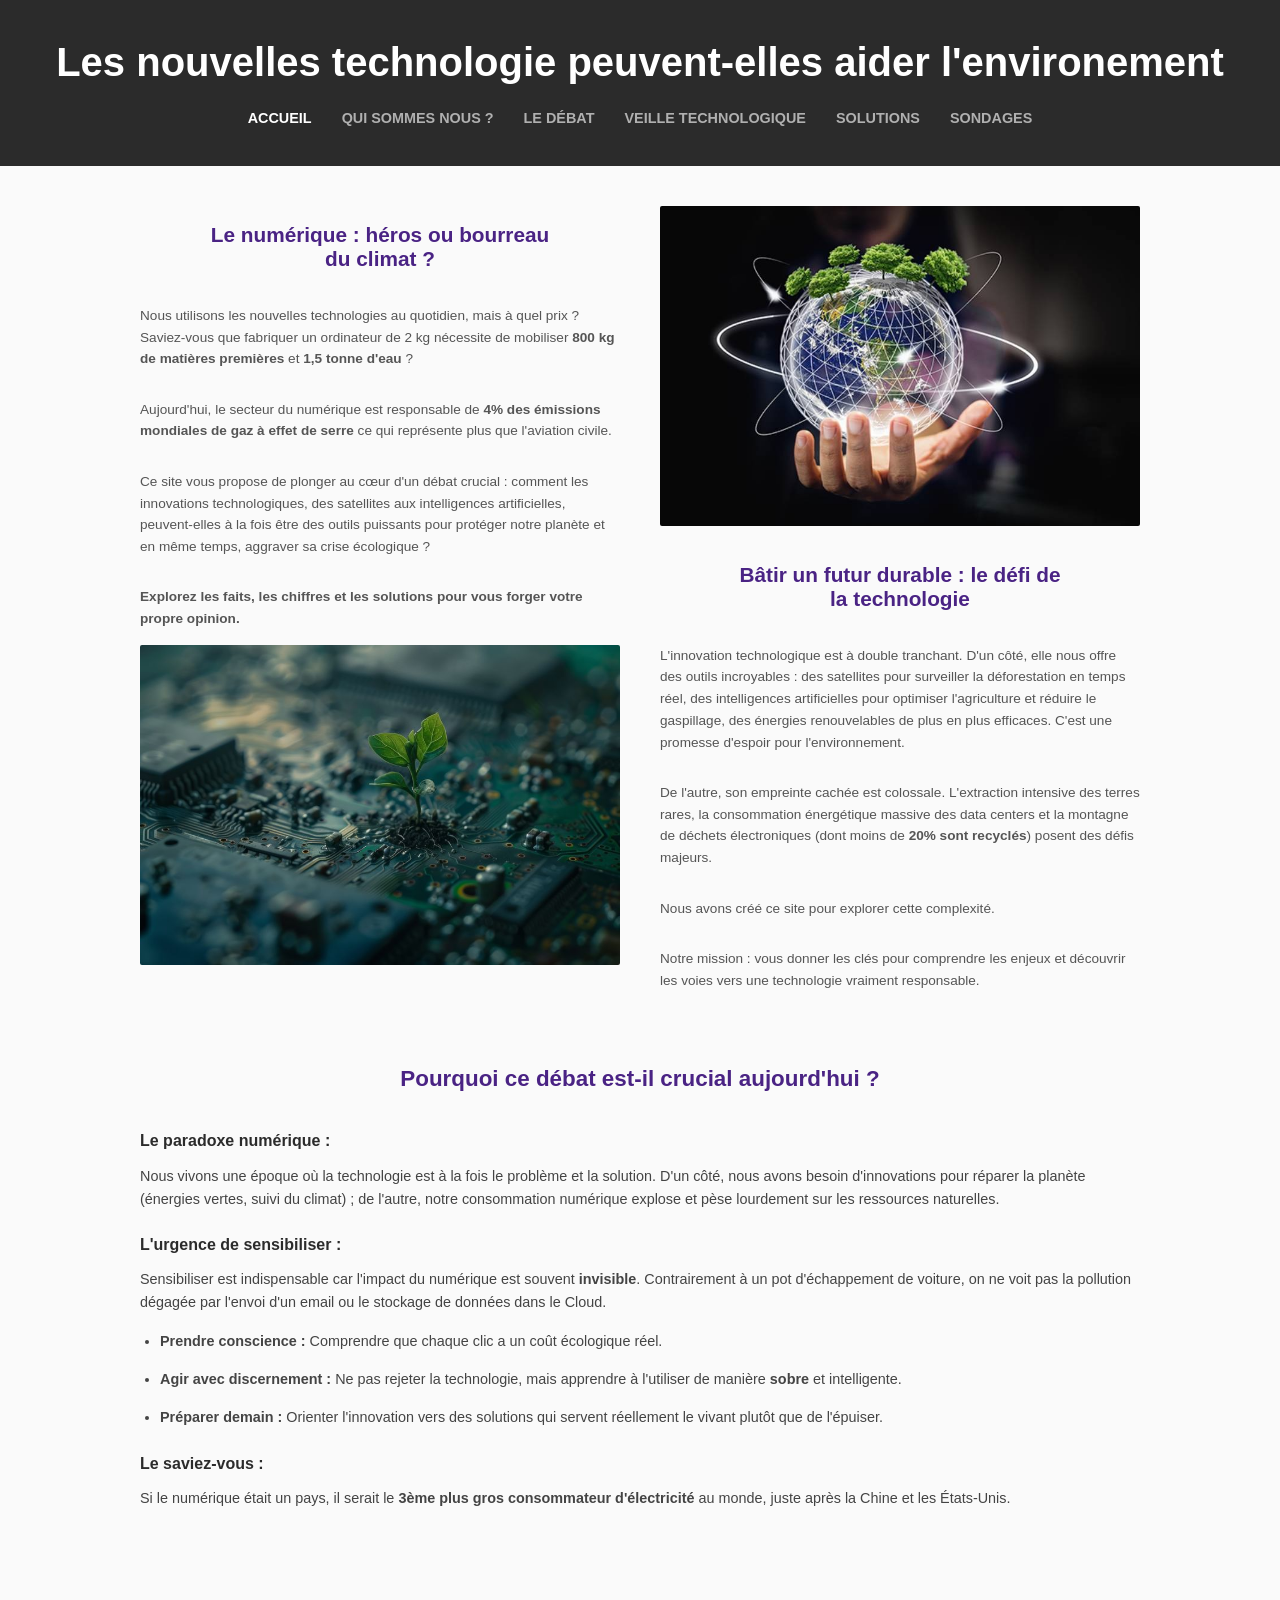
<file: index.html>
<!DOCTYPE html>
<html lang="fr">
<head>
    <meta charset="UTF-8">
    <meta name="viewport" content="width=device-width, initial-scale=1.0">
    <title>Les nouvelles technologie peuvent-elles aider l'environnement ?</title>
    
    <link rel="stylesheet" href="style.css">
</head>
<body>

    <header>
        <h1>Les nouvelles technologie peuvent-elles aider l'environement</h1>
        <nav>
            <a href="index.html" class="active">ACCUEIL</a>
            <a href="pages/qui-sommes-nous.html">QUI SOMMES NOUS ?</a>
            <a href="pages/debat.html">LE DÉBAT</a>
            <a href="pages/veille.html">VEILLE TECHNOLOGIQUE</a>
            <a href="pages/solutions.html">SOLUTIONS</a>
            <a href="pages/sondages.html">SONDAGES</a>
        </nav>
    </header>

    <div class="container">
        
        <section class="hero-columns">
            <div class="col">
                <h2>Le numérique : héros ou bourreau<br>du climat ?</h2>
                <p>Nous utilisons les nouvelles technologies au quotidien, mais à quel prix ? Saviez-vous que fabriquer un ordinateur de 2 kg nécessite de mobiliser <strong>800 kg de matières premières</strong> et <strong>1,5 tonne d'eau</strong> ?</p>
                <p>Aujourd'hui, le secteur du numérique est responsable de <strong>4% des émissions mondiales de gaz à effet de serre</strong> ce qui représente plus que l'aviation civile.</p>
                <p>Ce site vous propose de plonger au cœur d'un débat crucial : comment les innovations technologiques, des satellites aux intelligences artificielles, peuvent-elles à la fois être des outils puissants pour protéger notre planète et en même temps, aggraver sa crise écologique ?</p>
                <p><strong>Explorez les faits, les chiffres et les solutions pour vous forger votre propre opinion.</strong></p>
                <img src="images/plante-carte-mere.jpg" alt="Plante poussant sur une carte mère">
            </div>

            <div class="col">
                <img src="images/terre-main.jpeg" alt="Terre dans des mains">
                <h2>Bâtir un futur durable : le défi de<br>la technologie</h2>
                <p>L'innovation technologique est à double tranchant. D'un côté, elle nous offre des outils incroyables : des satellites pour surveiller la déforestation en temps réel, des intelligences artificielles pour optimiser l'agriculture et réduire le gaspillage, des énergies renouvelables de plus en plus efficaces. C'est une promesse d'espoir pour l'environnement.</p>
                <p>De l'autre, son empreinte cachée est colossale. L'extraction intensive des terres rares, la consommation énergétique massive des data centers et la montagne de déchets électroniques (dont moins de <strong>20% sont recyclés</strong>) posent des défis majeurs.</p>
                <p>Nous avons créé ce site pour explorer cette complexité.</p>
                <p>Notre mission : vous donner les clés pour comprendre les enjeux et découvrir les voies vers une technologie vraiment responsable.</p>
            </div>
        </section>

        <section class="debate-crucial">
            <h2>Pourquoi ce débat est-il crucial aujourd'hui ?</h2>
            
            <h3>Le paradoxe numérique :</h3>
            <p>Nous vivons une époque où la technologie est à la fois le problème et la solution. D'un côté, nous avons besoin d'innovations pour réparer la planète (énergies vertes, suivi du climat) ; de l'autre, notre consommation numérique explose et pèse lourdement sur les ressources naturelles.</p>

            <h3>L'urgence de sensibiliser :</h3>
            <p>Sensibiliser est indispensable car l'impact du numérique est souvent <strong>invisible</strong>. Contrairement à un pot d'échappement de voiture, on ne voit pas la pollution dégagée par l'envoi d'un email ou le stockage de données dans le Cloud.</p>
            
            <ul>
                <li><strong>Prendre conscience :</strong> Comprendre que chaque clic a un coût écologique réel.</li>
                <li><strong>Agir avec discernement :</strong> Ne pas rejeter la technologie, mais apprendre à l'utiliser de manière <strong>sobre</strong> et intelligente.</li>
                <li><strong>Préparer demain :</strong> Orienter l'innovation vers des solutions qui servent réellement le vivant plutôt que de l'épuiser.</li>
            </ul>

            <h3>Le saviez-vous :</h3>
            <p>Si le numérique était un pays, il serait le <strong>3ème plus gros consommateur d'électricité</strong> au monde, juste après la Chine et les États-Unis.</p>
        </section>
</body>
</html>
</file>
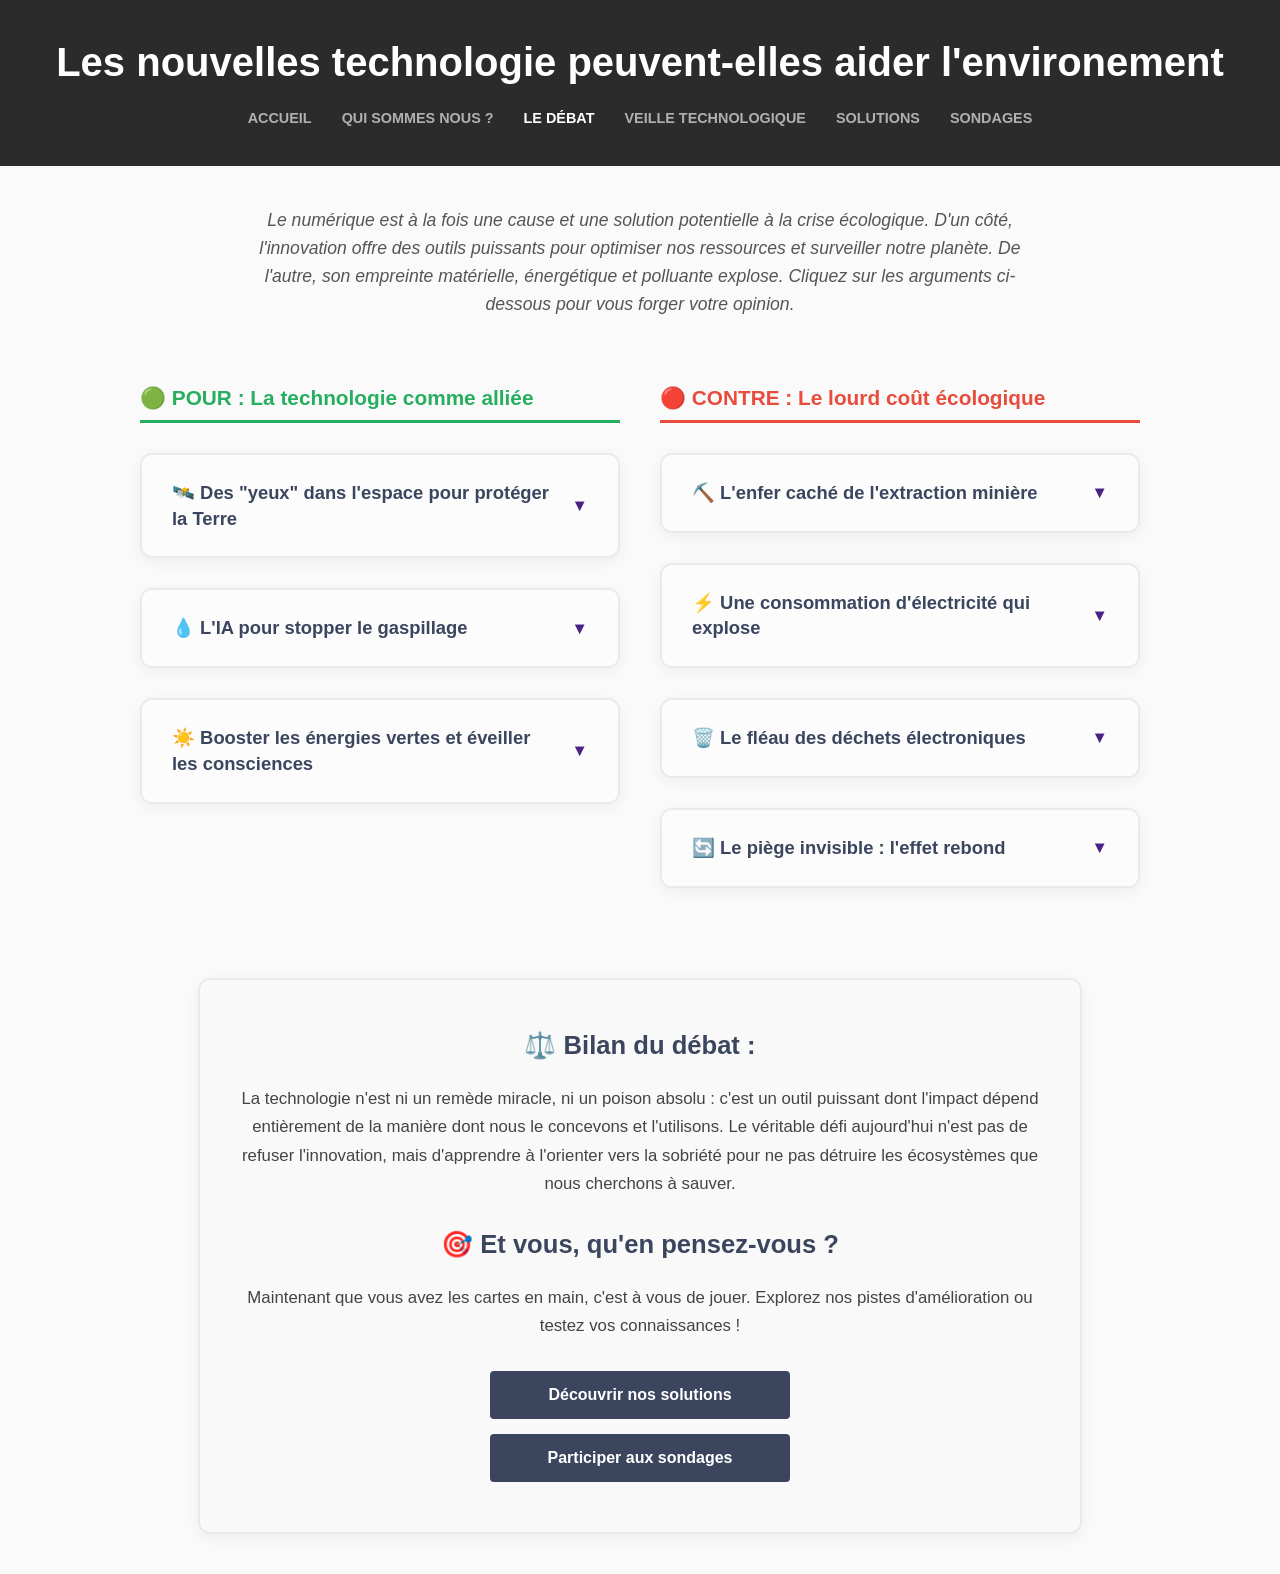
<file: pages/debat.html>
<!DOCTYPE html>
<html lang="fr">

<head>
    <meta charset="UTF-8">
    <meta name="viewport" content="width=device-width, initial-scale=1.0">
    <title>Le Débat - Les nouvelles technologies</title>

    <link rel="stylesheet" href="../style.css">
</head>

<body>

    <header>
        <h1>Les nouvelles technologie peuvent-elles aider l'environement</h1>
        <nav>
            <a href="../index.html">ACCUEIL</a>
            <a href="qui-sommes-nous.html">QUI SOMMES NOUS ?</a>
            <a href="debat.html" class="active">LE DÉBAT</a>
            <a href="veille.html">VEILLE TECHNOLOGIQUE</a>
            <a href="solutions.html">SOLUTIONS</a>
            <a href="sondages.html">SONDAGES</a>
        </nav>
    </header>

    <div class="container">

        <p class="debat-intro">
            Le numérique est à la fois une cause et une solution potentielle à la crise écologique. D'un côté, l'innovation offre des outils puissants pour optimiser nos ressources et surveiller notre planète. De l'autre, son empreinte matérielle, énergétique et polluante explose. Cliquez sur les arguments ci-dessous pour vous forger votre opinion.
        </p>

        <section class="debat-grid">

            <div>
                <h2 class="title-pour">🟢 POUR : La technologie comme alliée</h2>

                <details class="argument-box">
                    <summary>🛰️ Des "yeux" dans l'espace pour protéger la Terre</summary>
                    <div class="argument-content">
                        <p>Aujourd'hui, nous utilisons des satellites et des drones pour surveiller la santé de notre planète en temps réel. Ces outils permettent de réagir très vite face aux urgences climatiques, comme la fonte des glaces ou la déforestation.</p>
                        <ul>
                            <li><strong>La preuve en chiffres :</strong> Grâce au programme européen COPERNICUS, qui fournit des données satellitaires gratuites, il est désormais possible de détecter des départs de feux de forêt en moins de <strong>30 minutes</strong>.</li>
                            <li><strong>Source officielle :</strong> Programme européen Copernicus</li>
                        </ul>
                    </div>
                </details>

                <details class="argument-box">
                    <summary>💧 L'IA pour stopper le gaspillage</summary>
                    <div class="argument-content">
                        <p>Nous consommons souvent trop de ressources simplement parce que nous les gérons mal. L'Intelligence Artificielle (IA) et les objets connectés permettent de calculer exactement ce dont nous avons besoin, ni plus, ni moins. C'est ce qu'on appelle l'optimisation.</p>
                        <ul>
                            <li><strong>La preuve en chiffres :</strong> Dans le domaine de l'agriculture (l'agriculture de précision), ces technologies permettent de réduire la consommation d'eau de <strong>20 %</strong> et l'usage de pesticides de <strong>15 %</strong>.</li>
                            <li><strong>Source officielle :</strong> Commission Européenne</li>
                        </ul>
                    </div>
                </details>

                <details class="argument-box">
                    <summary>☀️ Booster les énergies vertes et éveiller les consciences</summary>
                    <div class="argument-content">
                        <p>Enfin, la technologie aide directement la transition énergétique. Des algorithmes complexes sont utilisés tous les jours pour améliorer le rendement des panneaux solaires et des éoliennes en fonction de la météo.</p>
                        <p>De plus, le numérique est un outil d'éducation massif. Les applications mobiles, les simulations et même la réalité virtuelle (VR) permettent de sensibiliser le grand public de manière immersive.</p>
                    </div>
                </details>

            </div>

            <div>
                <h2 class="title-contre">🔴 CONTRE : Le lourd coût écologique</h2>

                <details class="argument-box">
                    <summary>⛏️ L'enfer caché de l'extraction minière</summary>
                    <div class="argument-content">
                        <p>Pour fabriquer nos smartphones, ordinateurs et même les panneaux solaires, nous avons un besoin vital de métaux rares. Mais aller chercher ces métaux dans le sol détruit des écosystèmes entiers et demande des quantités d'eau astronomiques, privant ainsi les habitants de cette ressource vitale.</p>
                        <ul>
                            <li><strong>La preuve en chiffres :</strong> Pour extraire une seule tonne de lithium (indispensable pour nos batteries), il faut pomper <strong>2 millions de litres d'eau</strong>.</li>
                            <li><strong>Source officielle :</strong> L'ONU (Organisation des Nations Unies)</li>
                        </ul>
                    </div>
                </details>

                <details class="argument-box">
                    <summary>⚡ Une consommation d'électricité qui explose</summary>
                    <div class="argument-content">
                        <p>Le numérique ne dort jamais. Chaque vidéo regardée, chaque email envoyé ou chaque intelligence artificielle utilisée fait appel à des "Data Centers" (des centres de données). Ce sont d'immenses usines remplies d'ordinateurs qui tournent jour et nuit, consommant énormément d'électricité qui provient encore très souvent d'énergies fossiles.</p>
                        <ul>
                            <li><strong>La preuve en chiffres :</strong> Le secteur du numérique est tellement gourmand qu'il consomme à lui seul <strong>10 % de l'électricité mondiale</strong>.</li>
                            <li><strong>Source officielle :</strong> L'ADEME (Agence de la transition écologique)</li>
                        </ul>
                    </div>
                </details>

                <details class="argument-box">
                    <summary>🗑️ Le fléau des déchets électroniques</summary>
                    <div class="argument-content">
                        <p>Nos appareils sont conçus pour être remplacés rapidement (c'est l'obsolescence programmée ou technologique). Quand nos téléphones ou ordinateurs finissent à la poubelle, ils créent des montagnes de déchets toxiques, extrêmement complexes et chers à démanteler.</p>
                        <ul>
                            <li><strong>La preuve en chiffres :</strong> Aujourd'hui, seulement <strong>20 % des déchets électroniques</strong> mondiaux sont correctement recyclés. Les 80 % restants finissent entassés dans d'immenses décharges, polluant les sols et les rivières.</li>
                            <li><strong>Source officielle :</strong> L'ONU (Organisation des Nations Unies)</li>
                        </ul>
                    </div>
                </details>

                <details class="argument-box">
                    <summary>🔄 Le piège invisible : l'effet rebond</summary>
                    <div class="argument-content">
                        <p>C'est l'un des plus grands problèmes : plus une technologie devient efficace et économe en énergie, plus elle devient accessible. Résultat ? Les gens l'utilisent beaucoup plus.</p>
                        <p>Même si un appareil consomme moins qu'avant, le fait qu'on en produise et qu'on en utilise des milliards fait que, au final, la consommation totale et la pollution augmentent. C'est ce qu'on appelle la « surexploitation ».</p>
                    </div>
                </details>

            </div>

        </section>
        
        <section class="bilan-colonne">
            <h2>⚖️ Bilan du débat :</h2>
            <p>La technologie n'est ni un remède miracle, ni un poison absolu : c'est un outil puissant dont l'impact dépend entièrement de la manière dont nous le concevons et l'utilisons. Le véritable défi aujourd'hui n'est pas de refuser l'innovation, mais d'apprendre à l'orienter vers la sobriété pour ne pas détruire les écosystèmes que nous cherchons à sauver.</p>

            <h2>🎯 Et vous, qu'en pensez-vous ?</h2>
            <p>Maintenant que vous avez les cartes en main, c'est à vous de jouer. Explorez nos pistes d'amélioration ou testez vos connaissances !</p>

            <div class="bilan-buttons">
                <a href="solutions.html" class="btn">Découvrir nos solutions</a>
                <a href="sondages.html" class="btn">Participer aux sondages</a>
            </div>
        </section>

    </div>

</body>

</html>
</file>
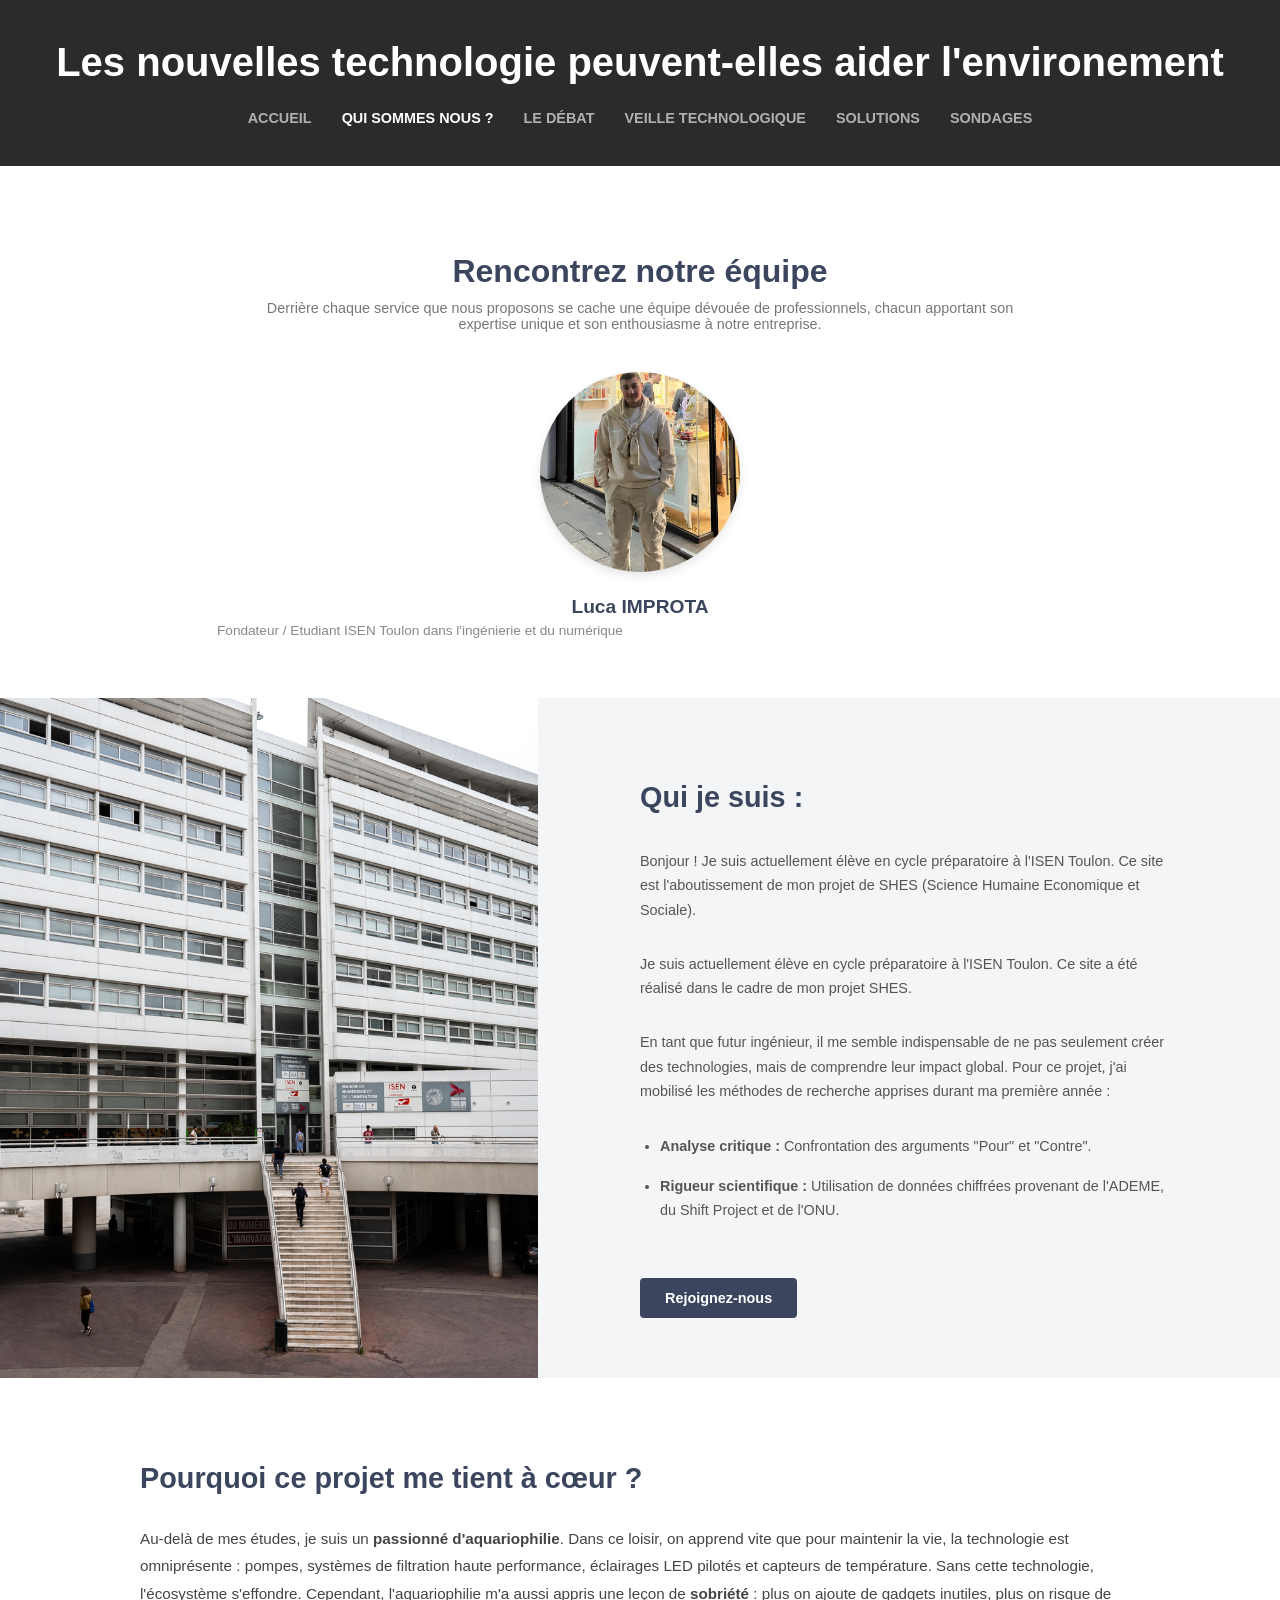
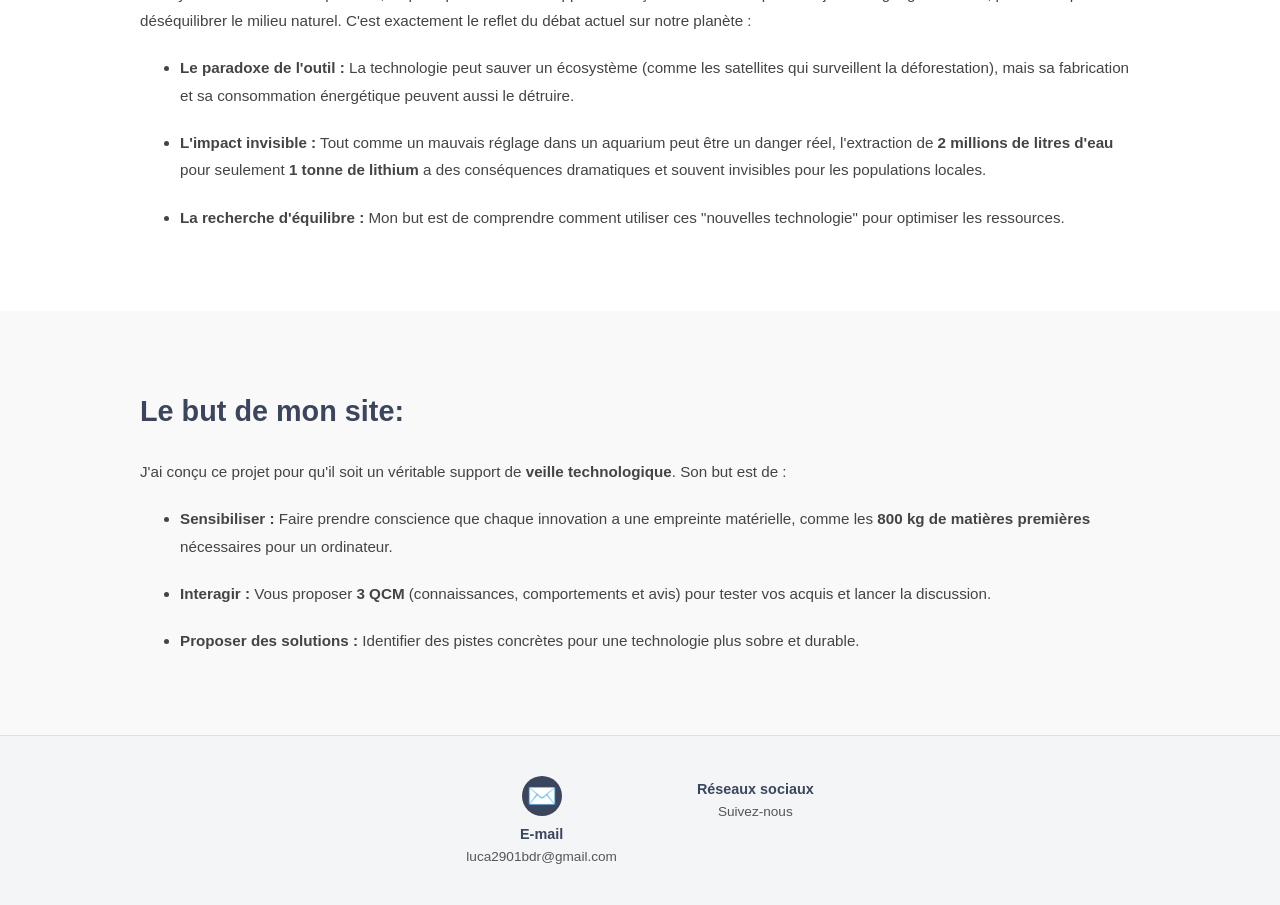
<file: pages/qui-sommes-nous.html>
<!DOCTYPE html>
<html lang="fr">
<head>
    <meta charset="UTF-8">
    <meta name="viewport" content="width=device-width, initial-scale=1.0">
    <title>Qui sommes-nous ? - Les nouvelles technologies</title>
    
    <link rel="stylesheet" href="../style.css">
</head>
<body>

    <header>
        <h1>Les nouvelles technologie peuvent-elles aider l'environement</h1>
        <nav>
            <a href="../index.html">ACCUEIL</a>
            <a href="qui-sommes-nous.html" class="active">QUI SOMMES NOUS ?</a>
            <a href="debat.html">LE DÉBAT</a>
            <a href="veille.html">VEILLE TECHNOLOGIQUE</a>
            <a href="solutions.html">SOLUTIONS</a>
            <a href="sondages.html">SONDAGES</a>
        </nav>
    </header>

    <section class="team-intro">
        <h2>Rencontrez notre équipe</h2>
        <p>Derrière chaque service que nous proposons se cache une équipe dévouée de professionnels, chacun apportant son expertise unique et son enthousiasme à notre entreprise.</p>
        
        <img src="../images/moi.jpg" alt="Portrait de Luca" class="profile-pic">
        
        <h3>Luca IMPROTA</h3>
        <p class="role">Fondateur / Etudiant ISEN Toulon dans l'ingénierie et du numérique</p>
    </section>

    <section class="about-split">
        <div class="about-image">
            <img src="../images/isen.jpg" alt="Équipe dans un bureau">
        </div>
        
        <div class="about-text">
            <h2>Qui je suis :</h2>
            <p>Bonjour ! Je suis actuellement élève en cycle préparatoire à l'ISEN Toulon. Ce site est l'aboutissement de mon projet de SHES (Science Humaine Economique et Sociale).</p>
            <p>Je suis actuellement élève en cycle préparatoire à l'ISEN Toulon. Ce site a été réalisé dans le cadre de mon projet SHES.</p>
            <p>En tant que futur ingénieur, il me semble indispensable de ne pas seulement créer des technologies, mais de comprendre leur impact global. Pour ce projet, j'ai mobilisé les méthodes de recherche apprises durant ma première année :</p>
            <ul>
                <li><strong>Analyse critique :</strong> Confrontation des arguments "Pour" et "Contre".</li>
                <li><strong>Rigueur scientifique :</strong> Utilisation de données chiffrées provenant de l'ADEME, du Shift Project et de l'ONU.</li>
            </ul>
            <a href="solutions.html" class="btn">Rejoignez-nous</a>
        </div>
    </section>

    <section class="text-section">
        <div class="text-container">
            <h2>Pourquoi ce projet me tient à cœur ?</h2>
            <p>Au-delà de mes études, je suis un <strong>passionné d'aquariophilie</strong>. Dans ce loisir, on apprend vite que pour maintenir la vie, la technologie est omniprésente : pompes, systèmes de filtration haute performance, éclairages LED pilotés et capteurs de température. Sans cette technologie, l'écosystème s'effondre. Cependant, l'aquariophilie m'a aussi appris une leçon de <strong>sobriété</strong> : plus on ajoute de gadgets inutiles, plus on risque de déséquilibrer le milieu naturel. C'est exactement le reflet du débat actuel sur notre planète :</p>
            
            <ul>
                <li><strong>Le paradoxe de l'outil :</strong> La technologie peut sauver un écosystème (comme les satellites qui surveillent la déforestation), mais sa fabrication et sa consommation énergétique peuvent aussi le détruire.</li>
                <li><strong>L'impact invisible :</strong> Tout comme un mauvais réglage dans un aquarium peut être un danger réel, l'extraction de <strong>2 millions de litres d'eau</strong> pour seulement <strong>1 tonne de lithium</strong> a des conséquences dramatiques et souvent invisibles pour les populations locales.</li>
                <li><strong>La recherche d'équilibre :</strong> Mon but est de comprendre comment utiliser ces "nouvelles technologie" pour optimiser les ressources.</li>
            </ul>
        </div>
    </section>

    <section class="text-section bg-grey">
        <div class="text-container">
            <h2>Le but de mon site:</h2>
            <p>J'ai conçu ce projet pour qu'il soit un véritable support de <strong>veille technologique</strong>. Son but est de :</p>
            
            <ul>
                <li><strong>Sensibiliser :</strong> Faire prendre conscience que chaque innovation a une empreinte matérielle, comme les <strong>800 kg de matières premières</strong> nécessaires pour un ordinateur.</li>
                <li><strong>Interagir :</strong> Vous proposer <strong>3 QCM</strong> (connaissances, comportements et avis) pour tester vos acquis et lancer la discussion.</li>
                <li><strong>Proposer des solutions :</strong> Identifier des pistes concrètes pour une technologie plus sobre et durable.</li>
            </ul>
        </div>
    </section>

    <footer>
        <div class="footer-item">
            <div class="footer-icon">✉️</div>
            <p>E-mail</p>
            <a href="mailto:luca2901bdr@gmail.com">luca2901bdr@gmail.com</a>
        </div>
        <div class="footer-item">
            <p>Réseaux sociaux</p>
            <a href="#">Suivez-nous</a>
        </div>
    </footer>

</body>
</html>
</file>
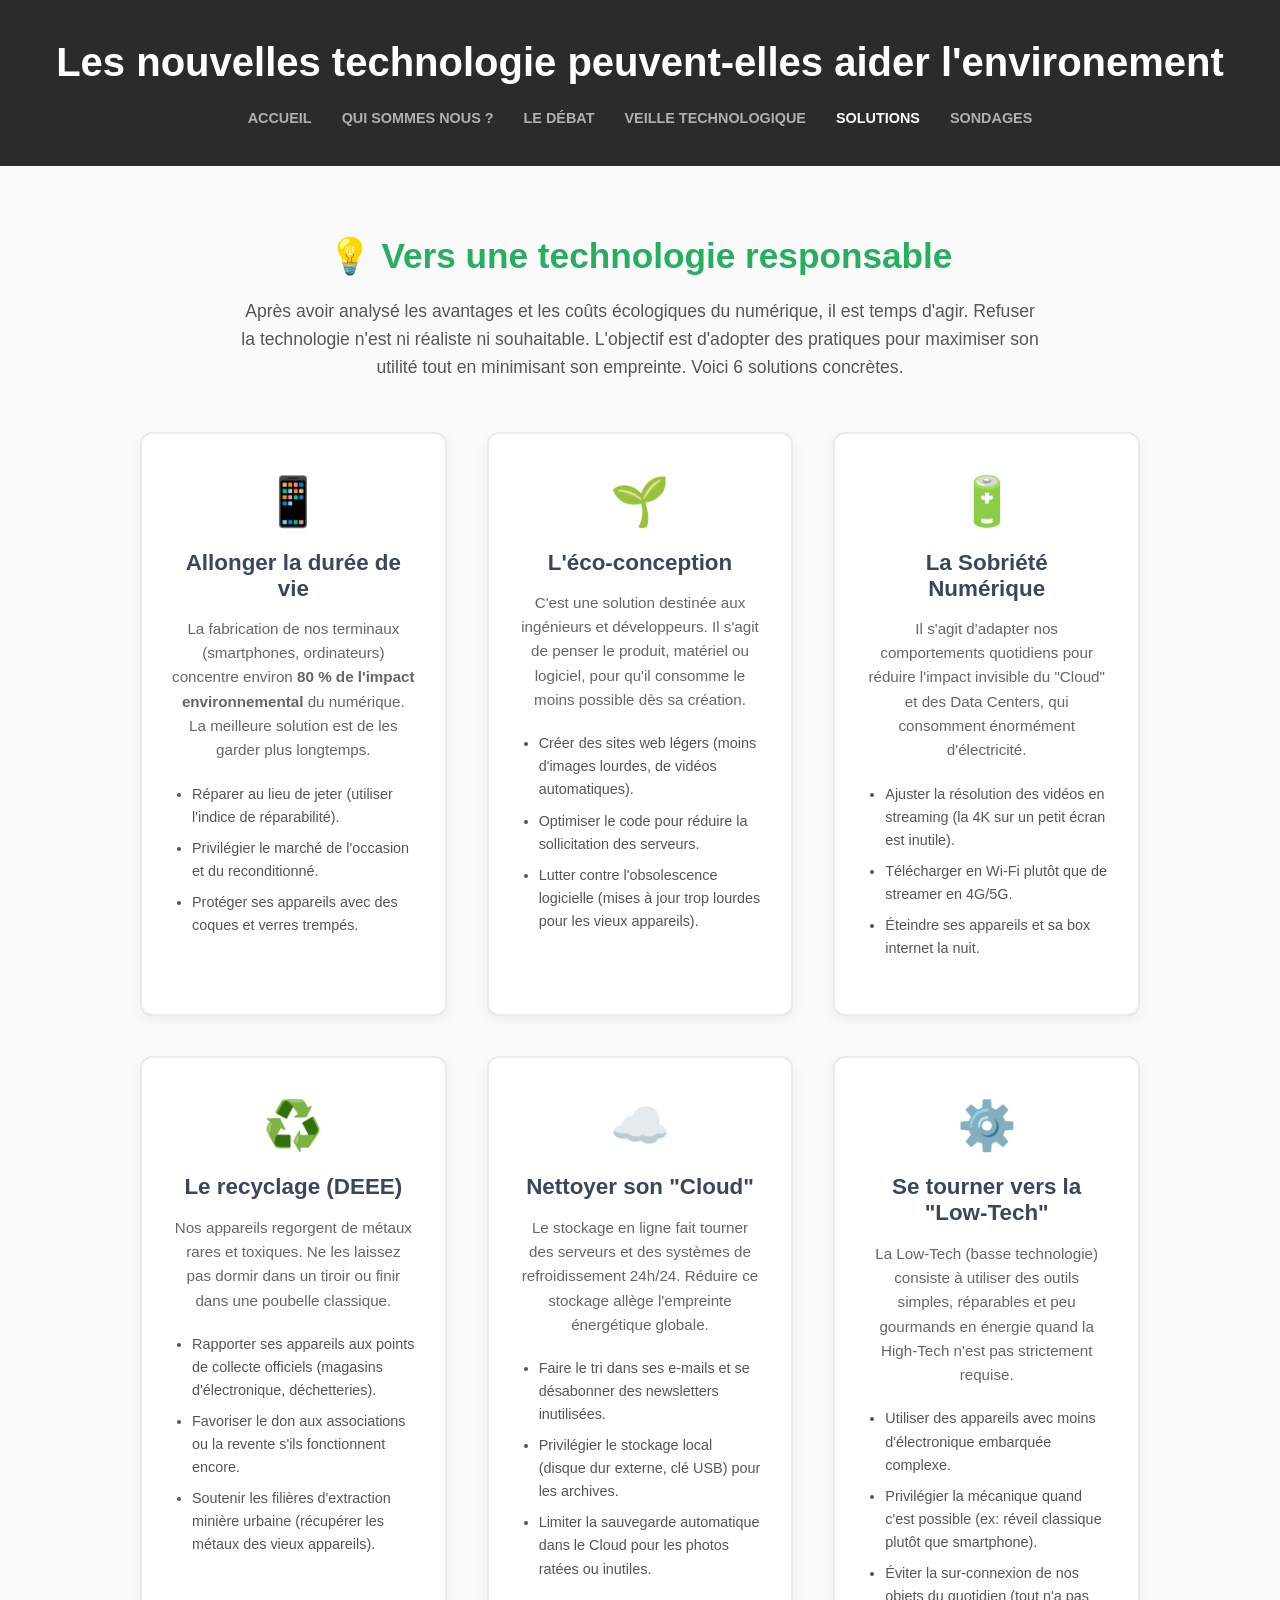
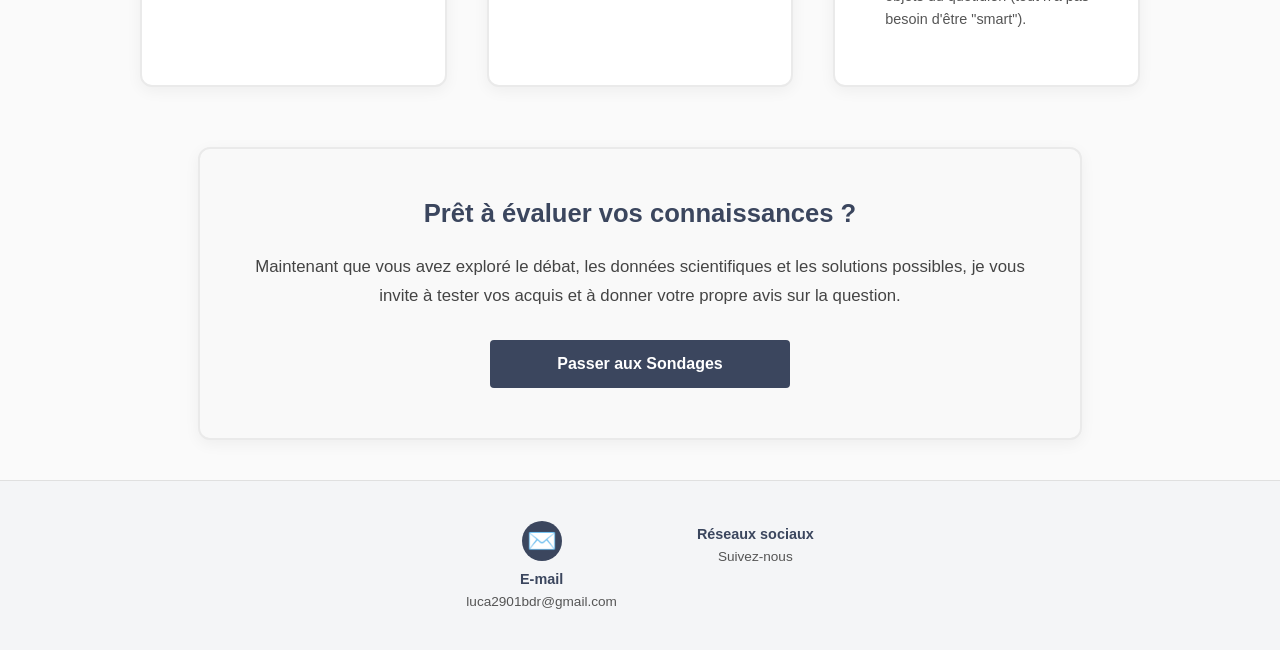
<file: pages/solutions.html>
<!DOCTYPE html>
<html lang="fr">

<head>
    <meta charset="UTF-8">
    <meta name="viewport" content="width=device-width, initial-scale=1.0">
    <title>Solutions - Les nouvelles technologies</title>

    <link rel="stylesheet" href="../style.css">
</head>

<body>

    <header>
        <h1>Les nouvelles technologie peuvent-elles aider l'environement</h1>
        <nav>
            <a href="../index.html">ACCUEIL</a>
            <a href="qui-sommes-nous.html">QUI SOMMES NOUS ?</a>
            <a href="debat.html">LE DÉBAT</a>
            <a href="veille.html">VEILLE TECHNOLOGIQUE</a>
            <a href="solutions.html" class="active">SOLUTIONS</a>
            <a href="sondages.html">SONDAGES</a>
        </nav>
    </header>

    <div class="container">

        <section class="solutions-intro">
            <h2>💡 Vers une technologie responsable</h2>
            <p>Après avoir analysé les avantages et les coûts écologiques du numérique, il est temps d'agir. Refuser la technologie n'est ni réaliste ni souhaitable. L'objectif est d'adopter des pratiques pour maximiser son utilité tout en minimisant son empreinte. Voici 6 solutions concrètes.</p>
        </section>

        <section class="solutions-grid">
            
            <div class="solution-card">
                <div class="solution-icon">📱</div>
                <h3>Allonger la durée de vie</h3>
                <p>La fabrication de nos terminaux (smartphones, ordinateurs) concentre environ <strong>80 % de l'impact environnemental</strong> du numérique. La meilleure solution est de les garder plus longtemps.</p>
                <ul>
                    <li>Réparer au lieu de jeter (utiliser l'indice de réparabilité).</li>
                    <li>Privilégier le marché de l'occasion et du reconditionné.</li>
                    <li>Protéger ses appareils avec des coques et verres trempés.</li>
                </ul>
            </div>

            <div class="solution-card">
                <div class="solution-icon">🌱</div>
                <h3>L'éco-conception</h3>
                <p>C'est une solution destinée aux ingénieurs et développeurs. Il s'agit de penser le produit, matériel ou logiciel, pour qu'il consomme le moins possible dès sa création.</p>
                <ul>
                    <li>Créer des sites web légers (moins d'images lourdes, de vidéos automatiques).</li>
                    <li>Optimiser le code pour réduire la sollicitation des serveurs.</li>
                    <li>Lutter contre l'obsolescence logicielle (mises à jour trop lourdes pour les vieux appareils).</li>
                </ul>
            </div>

            <div class="solution-card">
                <div class="solution-icon">🔋</div>
                <h3>La Sobriété Numérique</h3>
                <p>Il s'agit d'adapter nos comportements quotidiens pour réduire l'impact invisible du "Cloud" et des Data Centers, qui consomment énormément d'électricité.</p>
                <ul>
                    <li>Ajuster la résolution des vidéos en streaming (la 4K sur un petit écran est inutile).</li>
                    <li>Télécharger en Wi-Fi plutôt que de streamer en 4G/5G.</li>
                    <li>Éteindre ses appareils et sa box internet la nuit.</li>
                </ul>
            </div>

            <div class="solution-card">
                <div class="solution-icon">♻️</div>
                <h3>Le recyclage (DEEE)</h3>
                <p>Nos appareils regorgent de métaux rares et toxiques. Ne les laissez pas dormir dans un tiroir ou finir dans une poubelle classique.</p>
                <ul>
                    <li>Rapporter ses appareils aux points de collecte officiels (magasins d'électronique, déchetteries).</li>
                    <li>Favoriser le don aux associations ou la revente s'ils fonctionnent encore.</li>
                    <li>Soutenir les filières d'extraction minière urbaine (récupérer les métaux des vieux appareils).</li>
                </ul>
            </div>

            <div class="solution-card">
                <div class="solution-icon">☁️</div>
                <h3>Nettoyer son "Cloud"</h3>
                <p>Le stockage en ligne fait tourner des serveurs et des systèmes de refroidissement 24h/24. Réduire ce stockage allège l'empreinte énergétique globale.</p>
                <ul>
                    <li>Faire le tri dans ses e-mails et se désabonner des newsletters inutilisées.</li>
                    <li>Privilégier le stockage local (disque dur externe, clé USB) pour les archives.</li>
                    <li>Limiter la sauvegarde automatique dans le Cloud pour les photos ratées ou inutiles.</li>
                </ul>
            </div>

            <div class="solution-card">
                <div class="solution-icon">⚙️</div>
                <h3>Se tourner vers la "Low-Tech"</h3>
                <p>La Low-Tech (basse technologie) consiste à utiliser des outils simples, réparables et peu gourmands en énergie quand la High-Tech n'est pas strictement requise.</p>
                <ul>
                    <li>Utiliser des appareils avec moins d'électronique embarquée complexe.</li>
                    <li>Privilégier la mécanique quand c'est possible (ex: réveil classique plutôt que smartphone).</li>
                    <li>Éviter la sur-connexion de nos objets du quotidien (tout n'a pas besoin d'être "smart").</li>
                </ul>
            </div>

        </section>

        <section class="bilan-colonne">
            <h2>Prêt à évaluer vos connaissances ?</h2>
            <p>Maintenant que vous avez exploré le débat, les données scientifiques et les solutions possibles, je vous invite à tester vos acquis et à donner votre propre avis sur la question.</p>

            <div class="bilan-buttons">
                <a href="sondages.html" class="btn">Passer aux Sondages</a>
            </div>
        </section>

    </div>

    <footer>
        <div class="footer-item">
            <div class="footer-icon">✉️</div>
            <p>E-mail</p>
            <a href="mailto:luca2901bdr@gmail.com">luca2901bdr@gmail.com</a>
        </div>
        <div class="footer-item">
            <p>Réseaux sociaux</p>
            <a href="#">Suivez-nous</a>
        </div>
    </footer>

</body>

</html>
</file>
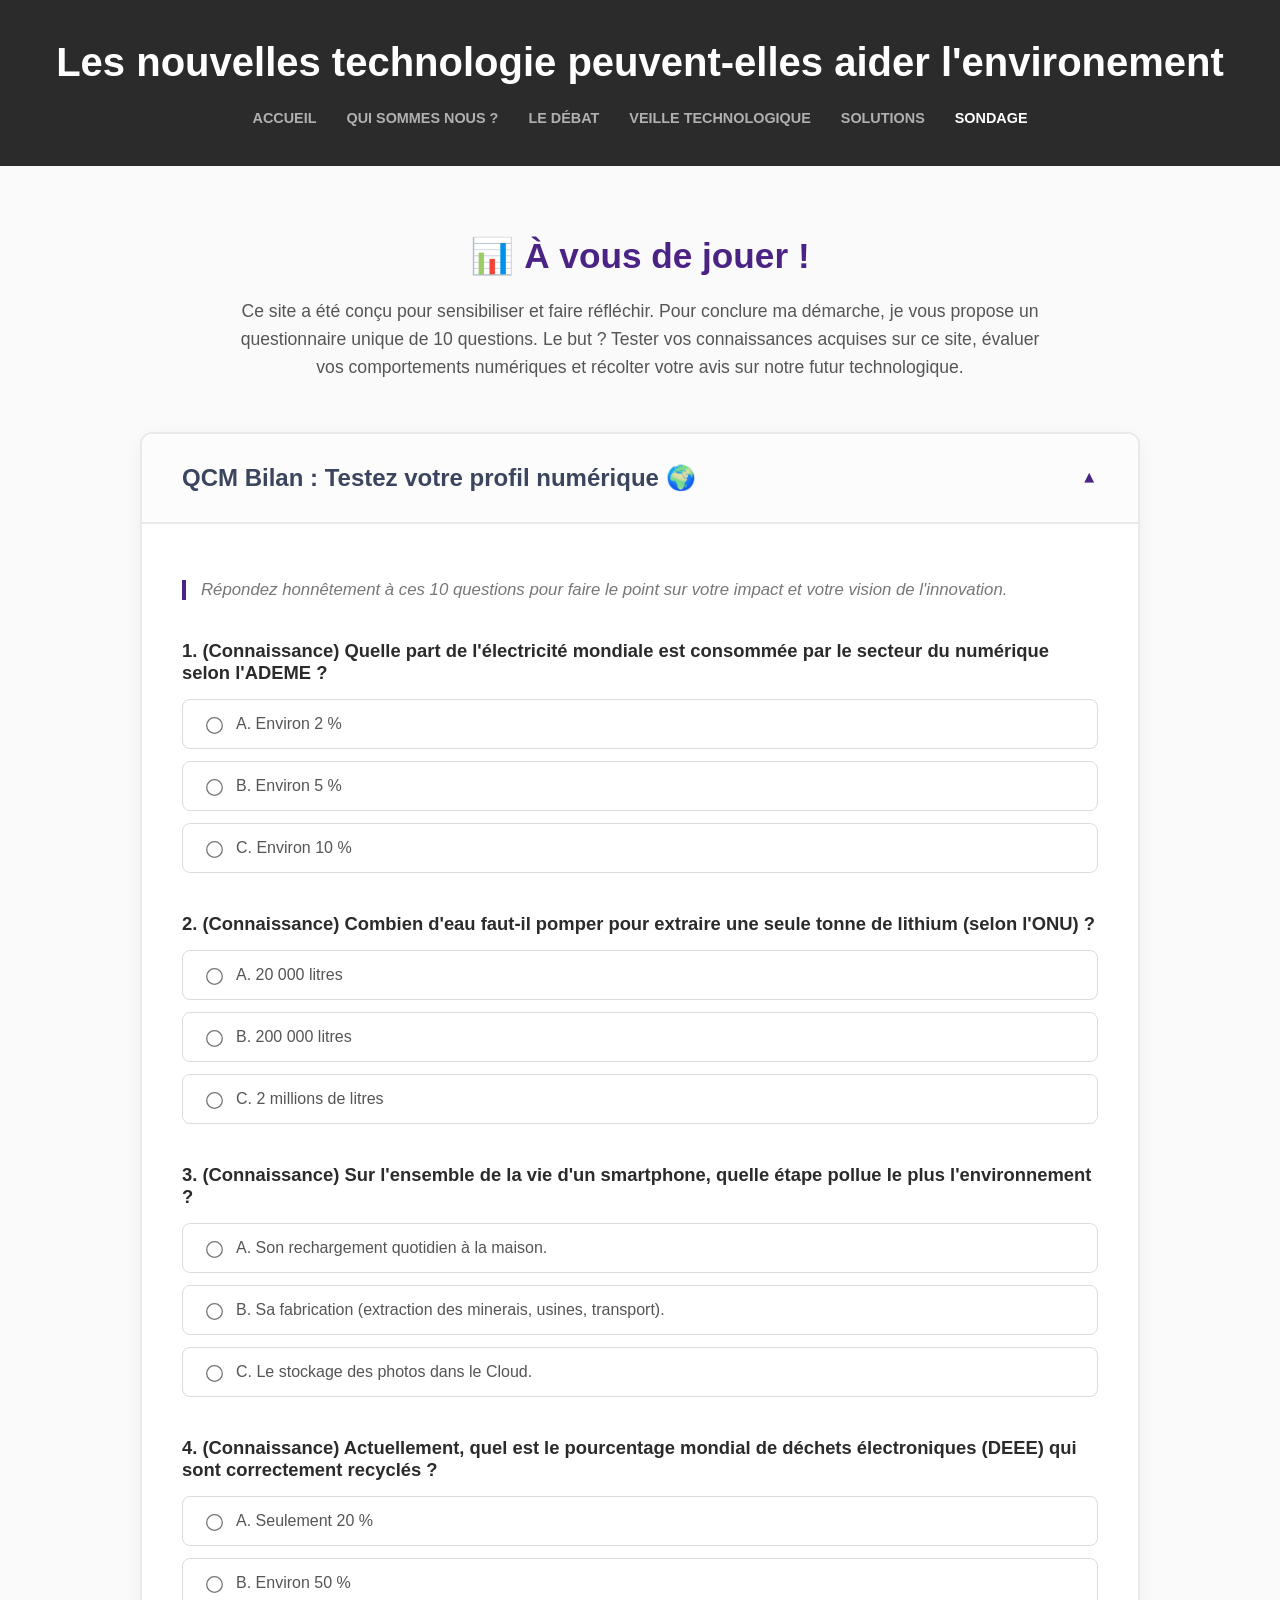
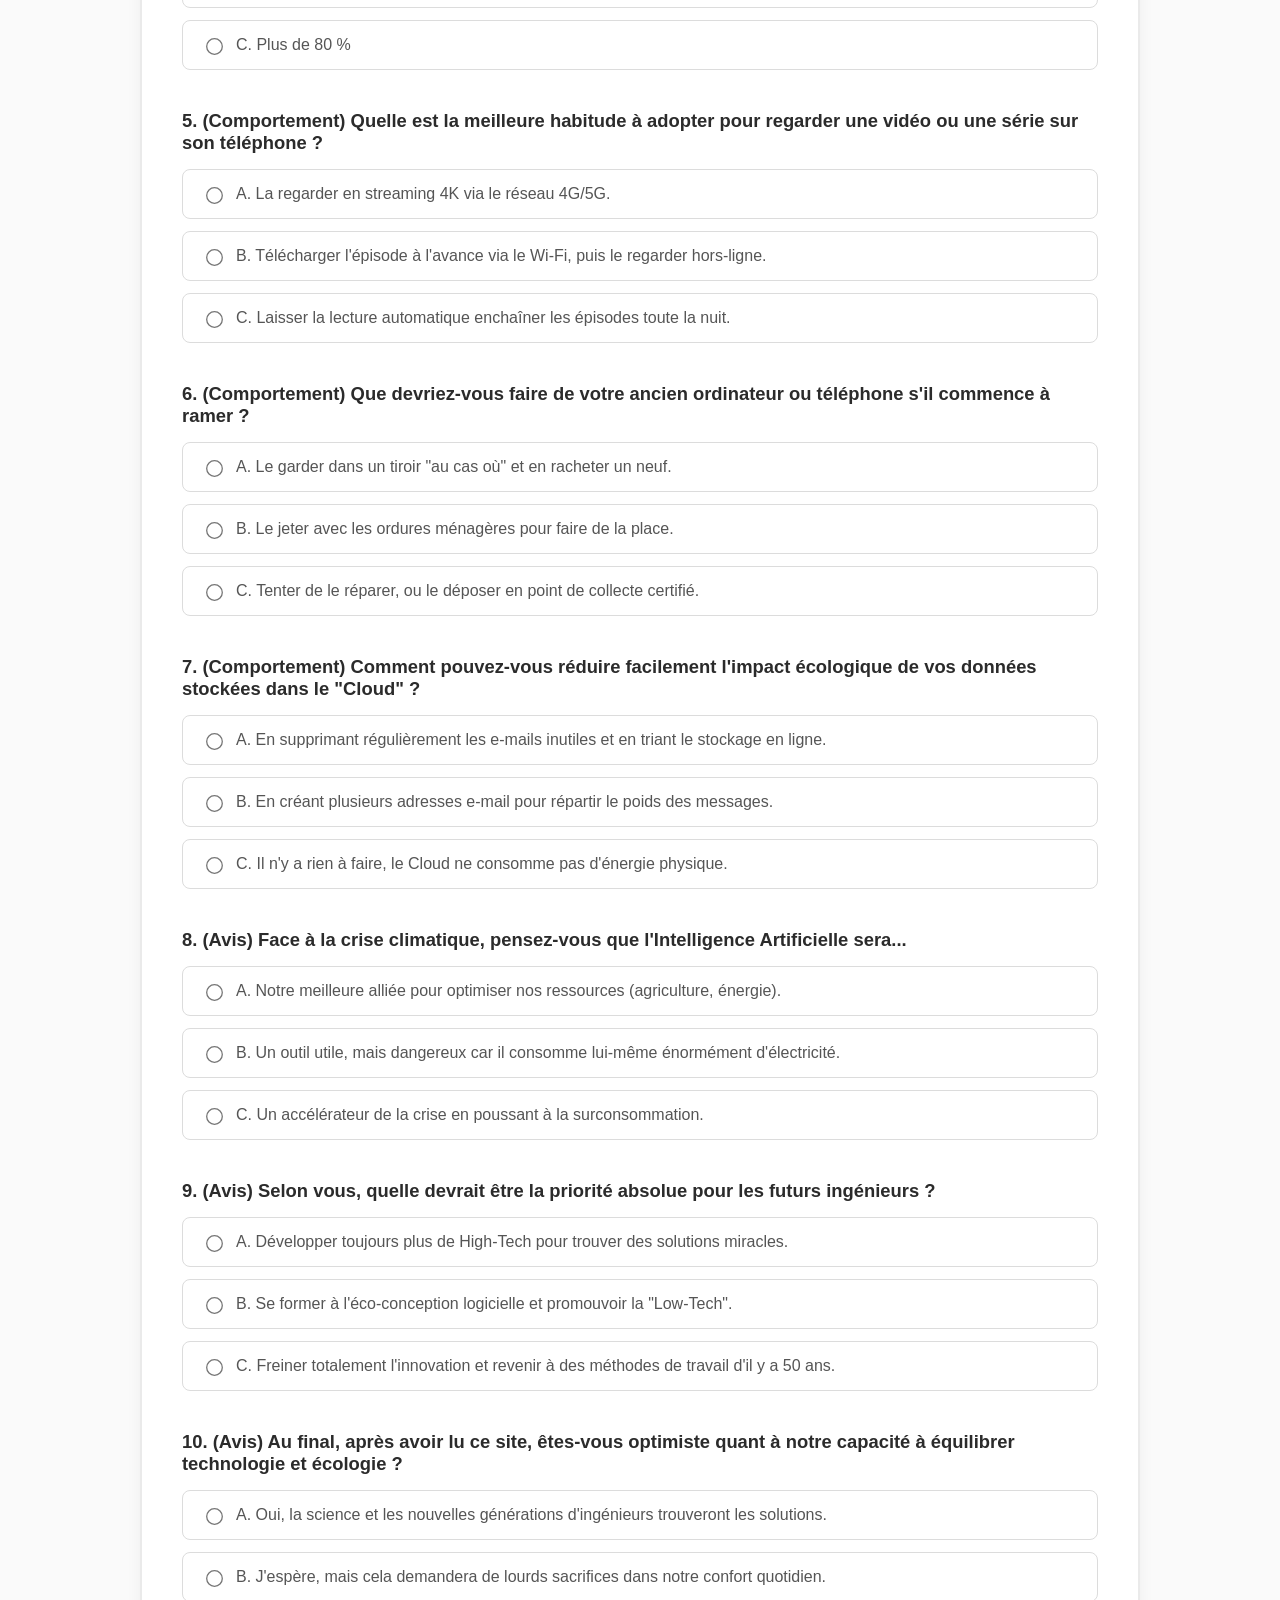
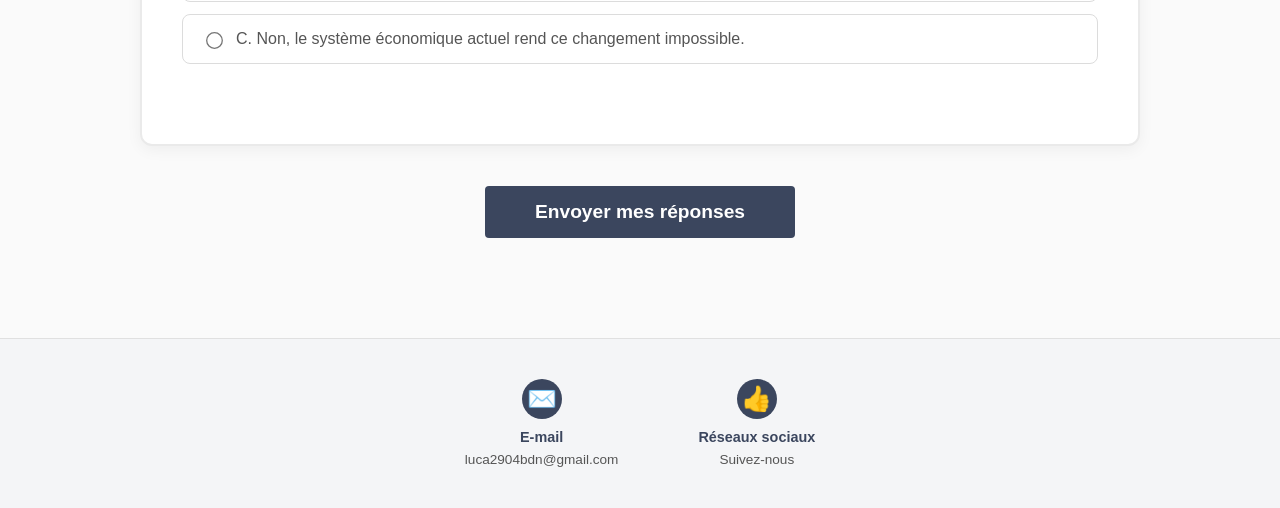
<file: pages/sondages.html>
<!DOCTYPE html>
<html lang="fr">

<head>
    <meta charset="UTF-8">
    <meta name="viewport" content="width=device-width, initial-scale=1.0">
    <title>Sondage - Les nouvelles technologies</title>

    <!-- Lien vers le fichier CSS à la racine -->
    <link rel="stylesheet" href="../style.css">
</head>

<body>

    <header>
        <h1>Les nouvelles technologie peuvent-elles aider l'environement</h1>
        <nav>
            <a href="../index.html">ACCUEIL</a>
            <a href="qui-sommes-nous.html">QUI SOMMES NOUS ?</a>
            <a href="debat.html">LE DÉBAT</a>
            <a href="veille.html">VEILLE TECHNOLOGIQUE</a>
            <a href="solutions.html">SOLUTIONS</a>
            <a href="sondages.html" class="active">SONDAGE</a>
        </nav>
    </header>

    <div class="container">

        <!-- Introduction -->
        <section class="sondages-intro">
            <h2>📊 À vous de jouer !</h2>
            <p>Ce site a été conçu pour sensibiliser et faire réfléchir. Pour conclure ma démarche, je vous propose un questionnaire unique de 10 questions. Le but ? Tester vos connaissances acquises sur ce site, évaluer vos comportements numériques et récolter votre avis sur notre futur technologique.</p>
        </section>

        <!-- Le formulaire global -->
        <form action="#" method="get">

            <!-- ============================================== -->
            <!-- QCM UNIQUE : 10 Questions mixtes               -->
            <!-- ============================================== -->
            <details class="qcm-details" open>
                <summary>QCM Bilan : Testez votre profil numérique 🌍</summary>
                
                <div class="qcm-content">
                    <p class="qcm-desc">Répondez honnêtement à ces 10 questions pour faire le point sur votre impact et votre vision de l'innovation.</p>

                    <!-- PARTIE 1 : CONNAISSANCES -->
                    <div class="question-bloc">
                        <div class="question-text">1. (Connaissance) Quelle part de l'électricité mondiale est consommée par le secteur du numérique selon l'ADEME ?</div>
                        <div class="options-group">
                            <label class="option-label"><input type="radio" name="q1" value="a"> A. Environ 2 %</label>
                            <label class="option-label"><input type="radio" name="q1" value="b"> B. Environ 5 %</label>
                            <label class="option-label"><input type="radio" name="q1" value="c"> C. Environ 10 %</label>
                        </div>
                    </div>

                    <div class="question-bloc">
                        <div class="question-text">2. (Connaissance) Combien d'eau faut-il pomper pour extraire une seule tonne de lithium (selon l'ONU) ?</div>
                        <div class="options-group">
                            <label class="option-label"><input type="radio" name="q2" value="a"> A. 20 000 litres</label>
                            <label class="option-label"><input type="radio" name="q2" value="b"> B. 200 000 litres</label>
                            <label class="option-label"><input type="radio" name="q2" value="c"> C. 2 millions de litres</label>
                        </div>
                    </div>

                    <div class="question-bloc">
                        <div class="question-text">3. (Connaissance) Sur l'ensemble de la vie d'un smartphone, quelle étape pollue le plus l'environnement ?</div>
                        <div class="options-group">
                            <label class="option-label"><input type="radio" name="q3" value="a"> A. Son rechargement quotidien à la maison.</label>
                            <label class="option-label"><input type="radio" name="q3" value="b"> B. Sa fabrication (extraction des minerais, usines, transport).</label>
                            <label class="option-label"><input type="radio" name="q3" value="c"> C. Le stockage des photos dans le Cloud.</label>
                        </div>
                    </div>

                    <div class="question-bloc">
                        <div class="question-text">4. (Connaissance) Actuellement, quel est le pourcentage mondial de déchets électroniques (DEEE) qui sont correctement recyclés ?</div>
                        <div class="options-group">
                            <label class="option-label"><input type="radio" name="q4" value="a"> A. Seulement 20 %</label>
                            <label class="option-label"><input type="radio" name="q4" value="b"> B. Environ 50 %</label>
                            <label class="option-label"><input type="radio" name="q4" value="c"> C. Plus de 80 %</label>
                        </div>
                    </div>

                    <!-- PARTIE 2 : COMPORTEMENTS -->
                    <div class="question-bloc">
                        <div class="question-text">5. (Comportement) Quelle est la meilleure habitude à adopter pour regarder une vidéo ou une série sur son téléphone ?</div>
                        <div class="options-group">
                            <label class="option-label"><input type="radio" name="q5" value="a"> A. La regarder en streaming 4K via le réseau 4G/5G.</label>
                            <label class="option-label"><input type="radio" name="q5" value="b"> B. Télécharger l'épisode à l'avance via le Wi-Fi, puis le regarder hors-ligne.</label>
                            <label class="option-label"><input type="radio" name="q5" value="c"> C. Laisser la lecture automatique enchaîner les épisodes toute la nuit.</label>
                        </div>
                    </div>

                    <div class="question-bloc">
                        <div class="question-text">6. (Comportement) Que devriez-vous faire de votre ancien ordinateur ou téléphone s'il commence à ramer ?</div>
                        <div class="options-group">
                            <label class="option-label"><input type="radio" name="q6" value="a"> A. Le garder dans un tiroir "au cas où" et en racheter un neuf.</label>
                            <label class="option-label"><input type="radio" name="q6" value="b"> B. Le jeter avec les ordures ménagères pour faire de la place.</label>
                            <label class="option-label"><input type="radio" name="q6" value="c"> C. Tenter de le réparer, ou le déposer en point de collecte certifié.</label>
                        </div>
                    </div>

                    <div class="question-bloc">
                        <div class="question-text">7. (Comportement) Comment pouvez-vous réduire facilement l'impact écologique de vos données stockées dans le "Cloud" ?</div>
                        <div class="options-group">
                            <label class="option-label"><input type="radio" name="q7" value="a"> A. En supprimant régulièrement les e-mails inutiles et en triant le stockage en ligne.</label>
                            <label class="option-label"><input type="radio" name="q7" value="b"> B. En créant plusieurs adresses e-mail pour répartir le poids des messages.</label>
                            <label class="option-label"><input type="radio" name="q7" value="c"> C. Il n'y a rien à faire, le Cloud ne consomme pas d'énergie physique.</label>
                        </div>
                    </div>

                    <!-- PARTIE 3 : AVIS SUR LE FUTUR -->
                    <div class="question-bloc">
                        <div class="question-text">8. (Avis) Face à la crise climatique, pensez-vous que l'Intelligence Artificielle sera...</div>
                        <div class="options-group">
                            <label class="option-label"><input type="radio" name="q8" value="a"> A. Notre meilleure alliée pour optimiser nos ressources (agriculture, énergie).</label>
                            <label class="option-label"><input type="radio" name="q8" value="b"> B. Un outil utile, mais dangereux car il consomme lui-même énormément d'électricité.</label>
                            <label class="option-label"><input type="radio" name="q8" value="c"> C. Un accélérateur de la crise en poussant à la surconsommation.</label>
                        </div>
                    </div>

                    <div class="question-bloc">
                        <div class="question-text">9. (Avis) Selon vous, quelle devrait être la priorité absolue pour les futurs ingénieurs ?</div>
                        <div class="options-group">
                            <label class="option-label"><input type="radio" name="q9" value="a"> A. Développer toujours plus de High-Tech pour trouver des solutions miracles.</label>
                            <label class="option-label"><input type="radio" name="q9" value="b"> B. Se former à l'éco-conception logicielle et promouvoir la "Low-Tech".</label>
                            <label class="option-label"><input type="radio" name="q9" value="c"> C. Freiner totalement l'innovation et revenir à des méthodes de travail d'il y a 50 ans.</label>
                        </div>
                    </div>

                    <div class="question-bloc">
                        <div class="question-text">10. (Avis) Au final, après avoir lu ce site, êtes-vous optimiste quant à notre capacité à équilibrer technologie et écologie ?</div>
                        <div class="options-group">
                            <label class="option-label"><input type="radio" name="q10" value="a"> A. Oui, la science et les nouvelles générations d'ingénieurs trouveront les solutions.</label>
                            <label class="option-label"><input type="radio" name="q10" value="b"> B. J'espère, mais cela demandera de lourds sacrifices dans notre confort quotidien.</label>
                            <label class="option-label"><input type="radio" name="q10" value="c"> C. Non, le système économique actuel rend ce changement impossible.</label>
                        </div>
                    </div>

                </div>
            </details>

            <!-- Bouton d'envoi final -->
            <div class="submit-bloc">
                <button type="submit" class="btn">Envoyer mes réponses</button>
            </div>

        </form>

    </div>

    <!-- Pied de page -->
    <footer>
        <div class="footer-item">
            <div class="footer-icon">✉️</div>
            <p>E-mail</p>
            <a href="mailto:luca2904bdn@gmail.com">luca2904bdn@gmail.com</a>
        </div>
        <div class="footer-item">
            <div class="footer-icon">👍</div>
            <p>Réseaux sociaux</p>
            <a href="#">Suivez-nous</a>
        </div>
    </footer>

</body>

</html>
</file>
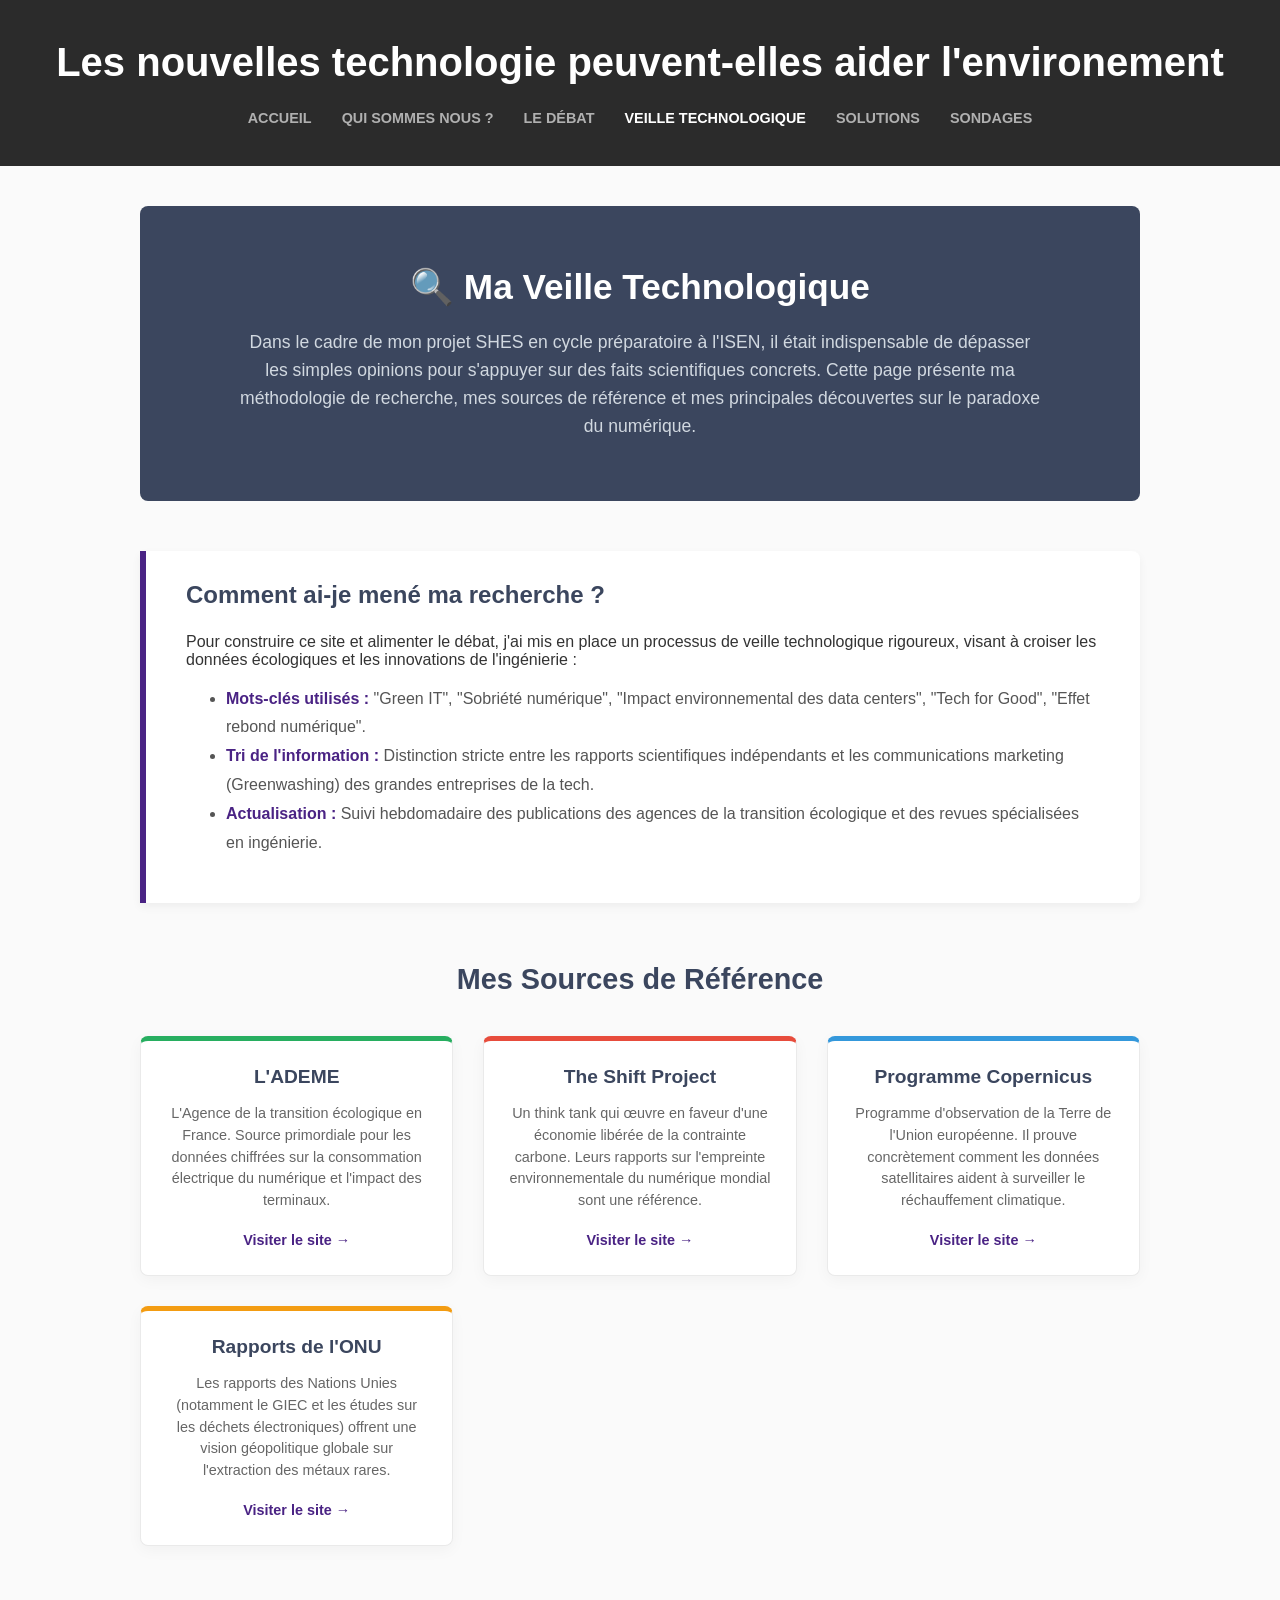
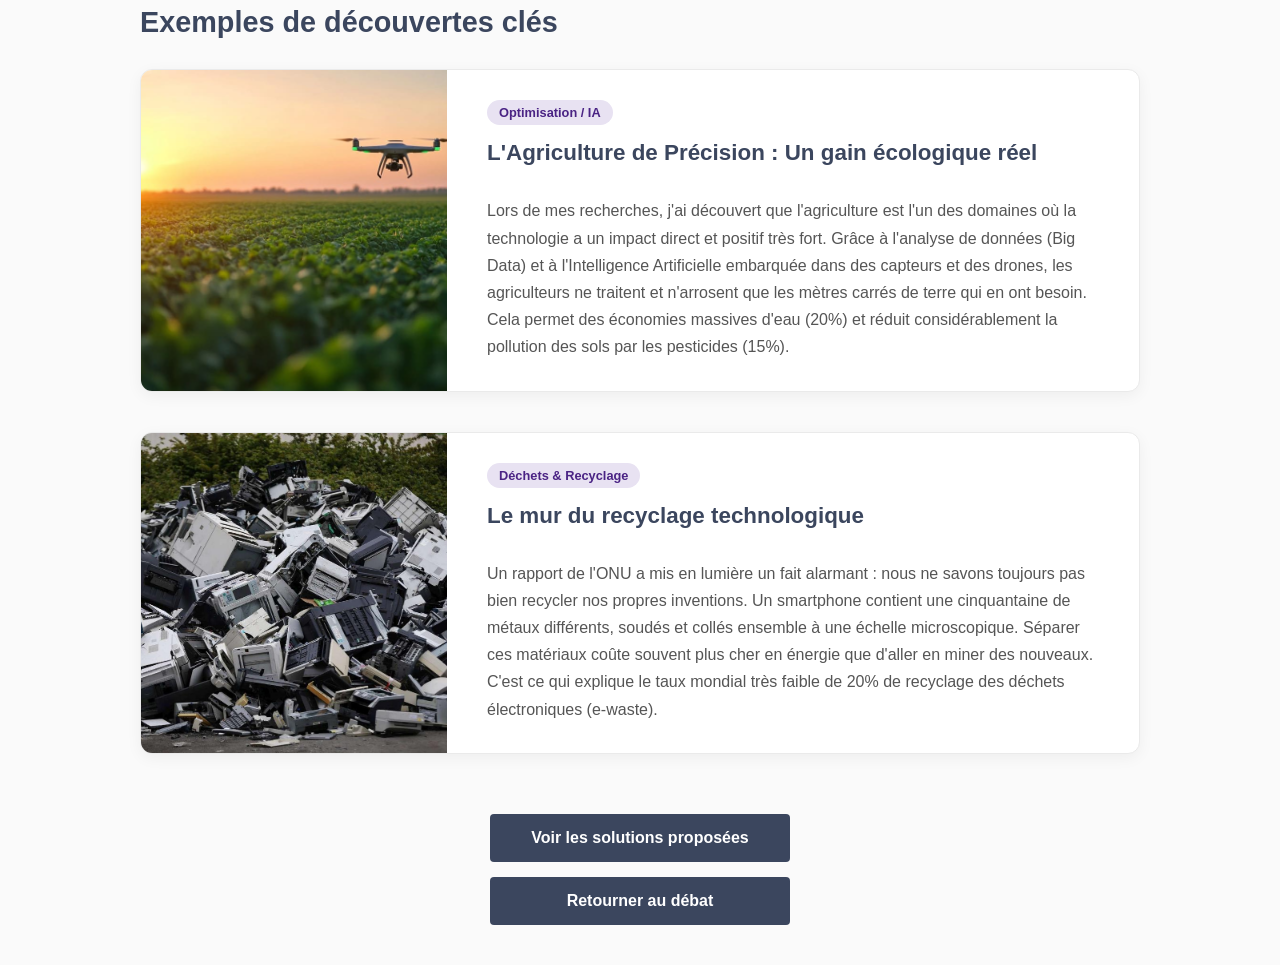
<file: pages/veille.html>
<!DOCTYPE html>
<html lang="fr">

<head>
    <meta charset="UTF-8">
    <meta name="viewport" content="width=device-width, initial-scale=1.0">
    <title>Veille Technologique - Les nouvelles technologies</title>

    <link rel="stylesheet" href="../style.css">
</head>

<body>

    <header>
        <h1>Les nouvelles technologie peuvent-elles aider l'environement</h1>
        <nav>
            <a href="../index.html">ACCUEIL</a>
            <a href="qui-sommes-nous.html">QUI SOMMES NOUS ?</a>
            <a href="debat.html">LE DÉBAT</a>
            <a href="veille.html" class="active">VEILLE TECHNOLOGIQUE</a>
            <a href="solutions.html">SOLUTIONS</a>
            <a href="sondages.html">SONDAGES</a>
        </nav>
    </header>

    <div class="container">

        <section class="veille-intro">
            <h2>🔍 Ma Veille Technologique</h2>
            <p>Dans le cadre de mon projet SHES en cycle préparatoire à l'ISEN, il était indispensable de dépasser les simples opinions pour s'appuyer sur des faits scientifiques concrets. Cette page présente ma méthodologie de recherche, mes sources de référence et mes principales découvertes sur le paradoxe du numérique.</p>
        </section>

        <section class="methode-box">
            <h3>Comment ai-je mené ma recherche ?</h3>
            <p>Pour construire ce site et alimenter le débat, j'ai mis en place un processus de veille technologique rigoureux, visant à croiser les données écologiques et les innovations de l'ingénierie :</p>
            <ul>
                <li><strong>Mots-clés utilisés :</strong> "Green IT", "Sobriété numérique", "Impact environnemental des data centers", "Tech for Good", "Effet rebond numérique".</li>
                <li><strong>Tri de l'information :</strong> Distinction stricte entre les rapports scientifiques indépendants et les communications marketing (Greenwashing) des grandes entreprises de la tech.</li>
                <li><strong>Actualisation :</strong> Suivi hebdomadaire des publications des agences de la transition écologique et des revues spécialisées en ingénierie.</li>
            </ul>
        </section>

        <h2 style="color: #3b465e; text-align: center; margin-bottom: 40px; font-size: 1.8em;">Mes Sources de Référence</h2>
        
        <section class="sources-grid">
            <div class="source-card">
                <h4>L'ADEME</h4>
                <p>L'Agence de la transition écologique en France. Source primordiale pour les données chiffrées sur la consommation électrique du numérique et l'impact des terminaux.</p>
                <a href="https://www.ademe.fr/" target="_blank">Visiter le site &rarr;</a>
            </div>

            <div class="source-card" style="border-top-color: #e74c3c;">
                <h4>The Shift Project</h4>
                <p>Un think tank qui œuvre en faveur d'une économie libérée de la contrainte carbone. Leurs rapports sur l'empreinte environnementale du numérique mondial sont une référence.</p>
                <a href="https://theshiftproject.org/" target="_blank">Visiter le site &rarr;</a>
            </div>

            <div class="source-card" style="border-top-color: #3498db;">
                <h4>Programme Copernicus</h4>
                <p>Programme d'observation de la Terre de l'Union européenne. Il prouve concrètement comment les données satellitaires aident à surveiller le réchauffement climatique.</p>
                <a href="https://www.copernicus.eu/fr" target="_blank">Visiter le site &rarr;</a>
            </div>

            <div class="source-card" style="border-top-color: #f39c12;">
                <h4>Rapports de l'ONU</h4>
                <p>Les rapports des Nations Unies (notamment le GIEC et les études sur les déchets électroniques) offrent une vision géopolitique globale sur l'extraction des métaux rares.</p>
                <a href="https://www.un.org/fr/" target="_blank">Visiter le site &rarr;</a>
            </div>
        </section>

        <h2 style="color: #3b465e; margin-bottom: 30px; font-size: 1.8em;">Exemples de découvertes clés</h2>

        <article class="article-item">
            <div class="article-image">
                <img src="../images/drone.jpg" alt="Drone survolant un champ agricole">
            </div>
            <div class="article-content">
                <span class="article-tag">Optimisation / IA</span>
                <h3>L'Agriculture de Précision : Un gain écologique réel</h3>
                <p>Lors de mes recherches, j'ai découvert que l'agriculture est l'un des domaines où la technologie a un impact direct et positif très fort. Grâce à l'analyse de données (Big Data) et à l'Intelligence Artificielle embarquée dans des capteurs et des drones, les agriculteurs ne traitent et n'arrosent que les mètres carrés de terre qui en ont besoin. Cela permet des économies massives d'eau (20%) et réduit considérablement la pollution des sols par les pesticides (15%).</p>
            </div>
        </article>

        <article class="article-item">
            <div class="article-image">
                <img src="../images/dechets.jpg" alt="Montagne de déchets électroniques">
            </div>
            <div class="article-content">
                <span class="article-tag">Déchets & Recyclage</span>
                <h3>Le mur du recyclage technologique</h3>
                <p>Un rapport de l'ONU a mis en lumière un fait alarmant : nous ne savons toujours pas bien recycler nos propres inventions. Un smartphone contient une cinquantaine de métaux différents, soudés et collés ensemble à une échelle microscopique. Séparer ces matériaux coûte souvent plus cher en énergie que d'aller en miner des nouveaux. C'est ce qui explique le taux mondial très faible de 20% de recyclage des déchets électroniques (e-waste).</p>
            </div>
        </article>

        <div class="bilan-buttons" style="margin-top: 60px;">
            <a href="solutions.html" class="btn">Voir les solutions proposées</a>
            <a href="debat.html" class="btn">Retourner au débat</a>
        </div>

    </div>

</body>

</html>
</file>
<file: style.css>
/* =========================================
   1. STYLES GLOBAUX
========================================= */
body {
    font-family: 'Segoe UI', Tahoma, Geneva, Verdana, sans-serif;
    margin: 0;
    padding: 0;
    color: #333;
    background-color: #fafafa;
}

.container {
    max-width: 1000px;
    margin: 0 auto;
    padding: 40px 20px;
}

/* =========================================
   2. EN-TÊTE (HEADER & NAVIGATION)
========================================= */
header {
    background-color: #2b2b2b;
    color: white;
    padding: 40px 20px;
    text-align: center;
}

header h1 {
    font-size: 2.5em;
    margin: 0 0 25px 0;
    font-weight: bold;
}

nav {
    display: flex;
    justify-content: center;
    flex-wrap: wrap;
    gap: 30px;
}

nav a {
    color: #b0b0b0;
    text-decoration: none;
    font-size: 0.9em;
    text-transform: uppercase;
    font-weight: bold;
    transition: color 0.3s;
}

nav a:hover, nav a.active {
    color: #ffffff;
}

/* =========================================
   3. BOUTONS GLOBAUX
========================================= */
.footer-buttons {
    display: flex;
    justify-content: center;
    flex-wrap: wrap;
    gap: 15px;
    margin-top: 40px;
}

.btn {
    background-color: #3b465e;
    color: #ffffff;
    text-decoration: none;
    padding: 12px 25px;
    border-radius: 4px;
    font-size: 0.9em;
    font-weight: bold;
    transition: background 0.3s;
    text-align: center;
    cursor: pointer;
    border: none;
}

.btn:hover {
    background-color: #2c3547;
}

/* =========================================
   4. PAGE D'ACCUEIL (index.html)
========================================= */
.hero-columns {
    display: flex;
    flex-wrap: wrap;
    gap: 40px;
    margin-bottom: 60px;
}

.col {
    flex: 1;
    min-width: 300px;
    display: flex;
    flex-direction: column;
}

.col h2 {
    color: #4a2384; 
    text-align: center;
    font-size: 1.3em;
    margin-bottom: 20px;
}

.col p {
    font-size: 0.85em;
    line-height: 1.6;
    margin-bottom: 15px;
    color: #555;
}

.col img {
    width: 100%;
    height: auto;
    margin-bottom: 20px;
    border-radius: 2px;
}

.debate-crucial {
    margin-bottom: 60px;
}

.debate-crucial > h2 {
    color: #4a2384;
    text-align: center;
    font-size: 1.4em;
    margin-bottom: 40px;
}

.debate-crucial h3 {
    color: #2b2b2b;
    font-size: 1em;
    margin-top: 25px;
    margin-bottom: 10px;
}

.debate-crucial p, .debate-crucial li {
    font-size: 0.9em;
    line-height: 1.6;
    color: #444;
}

.debate-crucial ul {
    padding-left: 20px;
}

.debate-crucial li {
    margin-bottom: 15px;
}

.video-section {
    text-align: center;
    margin-bottom: 50px;
    background-color: #f2f2f2;
    padding: 40px 20px;
    border-radius: 8px;
}

.video-section iframe {
    max-width: 100%;
    border-radius: 4px;
    box-shadow: 0 4px 10px rgba(0,0,0,0.1);
}

/* =========================================
   5. PAGE "QUI SOMMES NOUS"
========================================= */
.team-intro {
    text-align: center;
    padding: 60px 20px;
    background-color: #ffffff;
}

.team-intro h2 {
    color: #3b465e;
    font-size: 2em;
    margin-bottom: 10px;
}

.team-intro > p {
    color: #777;
    font-size: 0.9em;
    max-width: 800px;
    margin: 0 auto 40px auto;
}

.profile-pic {
    width: 200px;
    height: 200px;
    border-radius: 50%;
    object-fit: cover;
    margin-bottom: 20px;
    box-shadow: 0 4px 10px rgba(0,0,0,0.1);
}

.team-intro h3 {
    color: #3b465e;
    margin: 0 0 5px 0;
    font-size: 1.2em;
}

.team-intro .role {
    color: #888;
    font-size: 0.85em;
    margin: 0;
}

.about-split {
    display: flex;
    flex-wrap: wrap;
    background-color: #f4f5f7;
}

.about-image {
    flex: 1;
    min-width: 300px;
}

.about-image img {
    width: 100%;
    height: 100%;
    object-fit: cover;
    display: block;
}

.about-text {
    flex: 1;
    min-width: 300px;
    padding: 60px 8%;
    display: flex;
    flex-direction: column;
    justify-content: center;
}

.about-text h2 {
    color: #3b465e;
    font-size: 1.8em;
    margin-bottom: 20px;
}

.about-text p, .about-text li {
    color: #555;
    font-size: 0.9em;
    line-height: 1.7;
    margin-bottom: 15px;
}

.about-text ul {
    margin-bottom: 30px;
    padding-left: 20px;
}

.about-text .btn {
    align-self: flex-start;
    margin-top: 10px;
}

.text-section {
    padding: 60px 20px;
    background-color: #ffffff;
}

.text-section.bg-grey {
    background-color: #f9f9f9;
}

.text-container {
    max-width: 1000px;
    margin: 0 auto;
}

.text-container h2 {
    color: #3b465e;
    font-size: 1.8em;
    margin-bottom: 30px;
}

.text-container p, .text-container li {
    color: #444;
    font-size: 0.95em;
    line-height: 1.8;
    margin-bottom: 20px;
}

footer {
    background-color: #f4f5f7;
    padding: 40px 20px;
    display: flex;
    justify-content: center;
    gap: 80px;
    border-top: 1px solid #e0e0e0;
}

.footer-item {
    text-align: center;
    color: #3b465e;
}

.footer-icon {
    font-size: 1.5em;
    background-color: #3b465e;
    color: white;
    width: 40px;
    height: 40px;
    display: flex;
    align-items: center;
    justify-content: center;
    border-radius: 50%;
    margin: 0 auto 10px auto;
}

.footer-item p {
    margin: 5px 0;
    font-weight: bold;
    font-size: 0.9em;
}

.footer-item a {
    color: #555;
    text-decoration: none;
    font-size: 0.85em;
}

.footer-item a:hover {
    text-decoration: underline;
}

/* =========================================
   6. PAGE "LE DÉBAT"
========================================= */
.debat-intro {
    text-align: center;
    font-style: italic;
    color: #555;
    max-width: 800px;
    margin: 0 auto 50px auto;
    font-size: 1.1em;
    line-height: 1.6;
}

.debat-grid {
    display: grid;
    grid-template-columns: 1fr 1fr;
    gap: 40px; 
    margin-bottom: 60px;
}

@media (max-width: 768px) {
    .debat-grid {
        grid-template-columns: 1fr;
    }
}

.title-pour {
    color: #27ae60;
    font-size: 1.3em;
    border-bottom: 3px solid #27ae60;
    padding-bottom: 10px;
    margin-bottom: 30px;
}

.title-contre {
    color: #e74c3c;
    font-size: 1.3em;
    border-bottom: 3px solid #e74c3c;
    padding-bottom: 10px;
    margin-bottom: 30px;
}

details.argument-box {
    background-color: #ffffff;
    border: 2px solid #eaeaea; 
    border-radius: 12px; 
    margin-bottom: 30px; 
    overflow: hidden;
    box-shadow: 0 4px 15px rgba(0,0,0,0.05); 
    transition: all 0.3s ease;
}

details.argument-box:hover {
    box-shadow: 0 8px 25px rgba(0,0,0,0.08); 
    border-color: #d0d0d0;
}

details.argument-box summary {
    padding: 25px 30px; 
    cursor: pointer;
    font-weight: bold;
    color: #3b465e;
    background-color: #fcfcfc;
    list-style: none;
    display: flex;
    align-items: center;
    justify-content: space-between;
    font-size: 1.15em;
    line-height: 1.4;
}

details.argument-box summary::-webkit-details-marker {
    display: none; 
}

details.argument-box summary::after {
    content: "▼";
    font-size: 0.9em;
    color: #4a2384;
    transition: transform 0.3s ease;
    margin-left: 15px;
}

details[open].argument-box summary {
    border-bottom: 2px solid #eaeaea; 
}

details[open].argument-box summary::after {
    transform: rotate(180deg);
}

.argument-content {
    padding: 30px; 
    background-color: #ffffff;
}

.argument-content p {
    margin-top: 0;
    font-size: 1em;
    color: #555;
    line-height: 1.7;
    margin-bottom: 15px;
}

.argument-content ul {
    padding-left: 20px;
    margin-top: 15px;
    margin-bottom: 0;
}

.argument-content li {
    font-size: 0.9em;
    color: #555;
    margin-bottom: 10px;
    line-height: 1.6;
}

.bilan-colonne {
    background-color: #f9f9f9;
    border: 2px solid #eaeaea;
    border-radius: 12px;
    padding: 50px 40px;
    max-width: 800px; 
    margin: 0 auto;
    text-align: center;
    box-shadow: 0 4px 15px rgba(0,0,0,0.05);
}

.bilan-colonne h2 {
    color: #3b465e;
    margin-top: 0;
    margin-bottom: 25px;
    font-size: 1.6em;
}

.bilan-colonne p {
    font-size: 1.05em;
    color: #444;
    margin: 0 auto 30px auto;
    line-height: 1.7;
}

.bilan-buttons {
    display: flex;
    flex-direction: column;
    align-items: center;
    gap: 15px;
    margin-top: 30px;
}

.bilan-buttons .btn {
    min-width: 250px;
    padding: 15px 25px; 
    font-size: 1em;
}

/* =========================================
   7. PAGE "VEILLE TECHNOLOGIQUE"
========================================= */
.veille-intro {
    background-color: #3b465e;
    color: white;
    padding: 60px 20px;
    text-align: center;
    border-radius: 8px;
    margin-bottom: 50px;
}

.veille-intro h2 {
    font-size: 2.2em;
    margin-top: 0;
    margin-bottom: 20px;
}

.veille-intro p {
    font-size: 1.1em;
    max-width: 800px;
    margin: 0 auto;
    line-height: 1.6;
    color: #d1d8e0;
}

.methode-box {
    background-color: #ffffff;
    border-left: 6px solid #4a2384;
    padding: 30px 40px;
    box-shadow: 0 4px 10px rgba(0,0,0,0.05);
    border-radius: 0 8px 8px 0;
    margin-bottom: 60px;
}

.methode-box h3 {
    color: #3b465e;
    font-size: 1.5em;
    margin-top: 0;
}

.methode-box ul {
    color: #555;
    line-height: 1.8;
}

.methode-box li strong {
    color: #4a2384;
}

.sources-grid {
    display: grid;
    grid-template-columns: repeat(auto-fit, minmax(250px, 1fr));
    gap: 30px;
    margin-bottom: 60px;
}

.source-card {
    background-color: #ffffff;
    border: 1px solid #eaeaea;
    border-top: 5px solid #27ae60; 
    border-radius: 8px;
    padding: 25px;
    box-shadow: 0 4px 15px rgba(0,0,0,0.04);
    text-align: center;
    transition: transform 0.3s ease;
}

.source-card:hover {
    transform: translateY(-5px);
}

.source-card h4 {
    color: #3b465e;
    font-size: 1.2em;
    margin-top: 0;
    margin-bottom: 15px;
}

.source-card p {
    color: #666;
    font-size: 0.9em;
    line-height: 1.5;
    margin-bottom: 20px;
}

.source-card a {
    display: inline-block;
    color: #4a2384;
    font-weight: bold;
    text-decoration: none;
    font-size: 0.9em;
    border-bottom: 2px solid transparent;
    transition: border-color 0.3s;
}

.source-card a:hover {
    border-color: #4a2384;
}

.article-item {
    display: flex;
    flex-wrap: wrap;
    background-color: #ffffff;
    border-radius: 12px;
    overflow: hidden;
    box-shadow: 0 4px 15px rgba(0,0,0,0.05);
    margin-bottom: 40px;
    border: 1px solid #eaeaea;
}

.article-image {
    flex: 1;
    min-width: 250px;
    max-width: 350px;
}

.article-image img {
    width: 100%;
    height: 100%;
    object-fit: cover;
    display: block;
}

.article-content {
    flex: 2;
    padding: 30px 40px;
    display: flex;
    flex-direction: column;
    justify-content: center;
}

.article-tag {
    display: inline-block;
    background-color: #e8e2f2;
    color: #4a2384;
    padding: 5px 12px;
    border-radius: 20px;
    font-size: 0.8em;
    font-weight: bold;
    align-self: flex-start;
    margin-bottom: 15px;
}

.article-content h3 {
    margin-top: 0;
    color: #3b465e;
    font-size: 1.4em;
    margin-bottom: 15px;
}

.article-content p {
    color: #555;
    line-height: 1.7;
    margin-bottom: 0;
}

/* =========================================
   8. PAGE "SOLUTIONS"
========================================= */
.solutions-intro {
    text-align: center;
    margin-bottom: 50px;
}

.solutions-intro h2 {
    color: #27ae60;
    font-size: 2.2em;
    margin-bottom: 20px;
}

.solutions-intro p {
    color: #555;
    font-size: 1.1em;
    max-width: 800px;
    margin: 0 auto;
    line-height: 1.6;
}

.solutions-grid {
    display: grid;
    grid-template-columns: repeat(auto-fit, minmax(300px, 1fr));
    gap: 40px;
    margin-bottom: 60px;
}

.solution-card {
    background-color: #ffffff;
    border: 2px solid #eaeaea;
    border-radius: 12px;
    padding: 40px 30px;
    text-align: center;
    box-shadow: 0 4px 15px rgba(0,0,0,0.05);
    transition: transform 0.3s ease, border-color 0.3s ease;
}

.solution-card:hover {
    transform: translateY(-5px);
    border-color: #27ae60;
}

.solution-icon {
    font-size: 3em;
    margin-bottom: 20px;
}

.solution-card h3 {
    color: #3b465e;
    font-size: 1.4em;
    margin-bottom: 15px;
    margin-top: 0;
}

.solution-card p {
    color: #666;
    line-height: 1.6;
    font-size: 0.95em;
    margin-bottom: 20px;
}

.solution-card ul {
    text-align: left;
    color: #555;
    font-size: 0.9em;
    line-height: 1.6;
    padding-left: 20px;
}

.solution-card li {
    margin-bottom: 8px;
}

/* =========================================
   9. PAGE "SONDAGES" (QCM en onglets)
========================================= */
.sondages-intro {
    text-align: center;
    margin-bottom: 50px;
}

.sondages-intro h2 {
    color: #4a2384;
    font-size: 2.2em;
    margin-bottom: 20px;
}

.sondages-intro p {
    color: #555;
    font-size: 1.1em;
    max-width: 800px;
    margin: 0 auto;
    line-height: 1.6;
}

/* Design des onglets géants pour les QCM */
details.qcm-details {
    background-color: #ffffff;
    border: 2px solid #eaeaea;
    border-radius: 12px;
    margin-bottom: 40px;
    box-shadow: 0 4px 15px rgba(0,0,0,0.05);
    overflow: hidden;
    transition: all 0.3s ease;
}

details.qcm-details:hover {
    border-color: #d0d0d0;
}

details.qcm-details summary {
    padding: 30px 40px;
    font-size: 1.5em;
    font-weight: bold;
    color: #3b465e;
    background-color: #fcfcfc;
    cursor: pointer;
    list-style: none;
    display: flex;
    align-items: center;
    justify-content: space-between;
}

details.qcm-details summary::-webkit-details-marker {
    display: none; 
}

details.qcm-details summary::after {
    content: "▼";
    font-size: 0.7em;
    color: #4a2384;
    transition: transform 0.3s ease;
}

details[open].qcm-details summary {
    border-bottom: 2px solid #eaeaea;
}

details[open].qcm-details summary::after {
    transform: rotate(180deg);
}

.qcm-content {
    padding: 40px;
}

.qcm-desc {
    color: #777;
    font-size: 1.05em;
    margin-bottom: 40px;
    font-style: italic;
    border-left: 4px solid #4a2384;
    padding-left: 15px;
}

/* Questions et réponses */
.question-bloc {
    margin-bottom: 40px;
}

.question-text {
    font-weight: bold;
    color: #2b2b2b;
    font-size: 1.15em;
    margin-bottom: 15px;
}

.options-group {
    display: flex;
    flex-direction: column;
    gap: 12px;
}

.option-label {
    display: flex;
    align-items: center;
    padding: 15px 20px;
    border: 1px solid #dcdcdc;
    border-radius: 8px;
    cursor: pointer;
    transition: background-color 0.2s, border-color 0.2s;
    font-size: 1em;
    color: #555;
}

.option-label:hover {
    background-color: #f1f1f1;
    border-color: #b0b0b0;
}

.option-label:has(input:checked) {
    background-color: #e8e2f2;
    border-color: #4a2384;
    color: #4a2384;
    font-weight: bold;
}

.option-label input[type="radio"] {
    margin-right: 15px;
    transform: scale(1.3);
    accent-color: #4a2384;
}

.submit-bloc {
    text-align: center;
    margin-top: 20px;
    margin-bottom: 60px;
}

.submit-bloc .btn {
    font-size: 1.2em;
    padding: 15px 50px;
}
</file>
